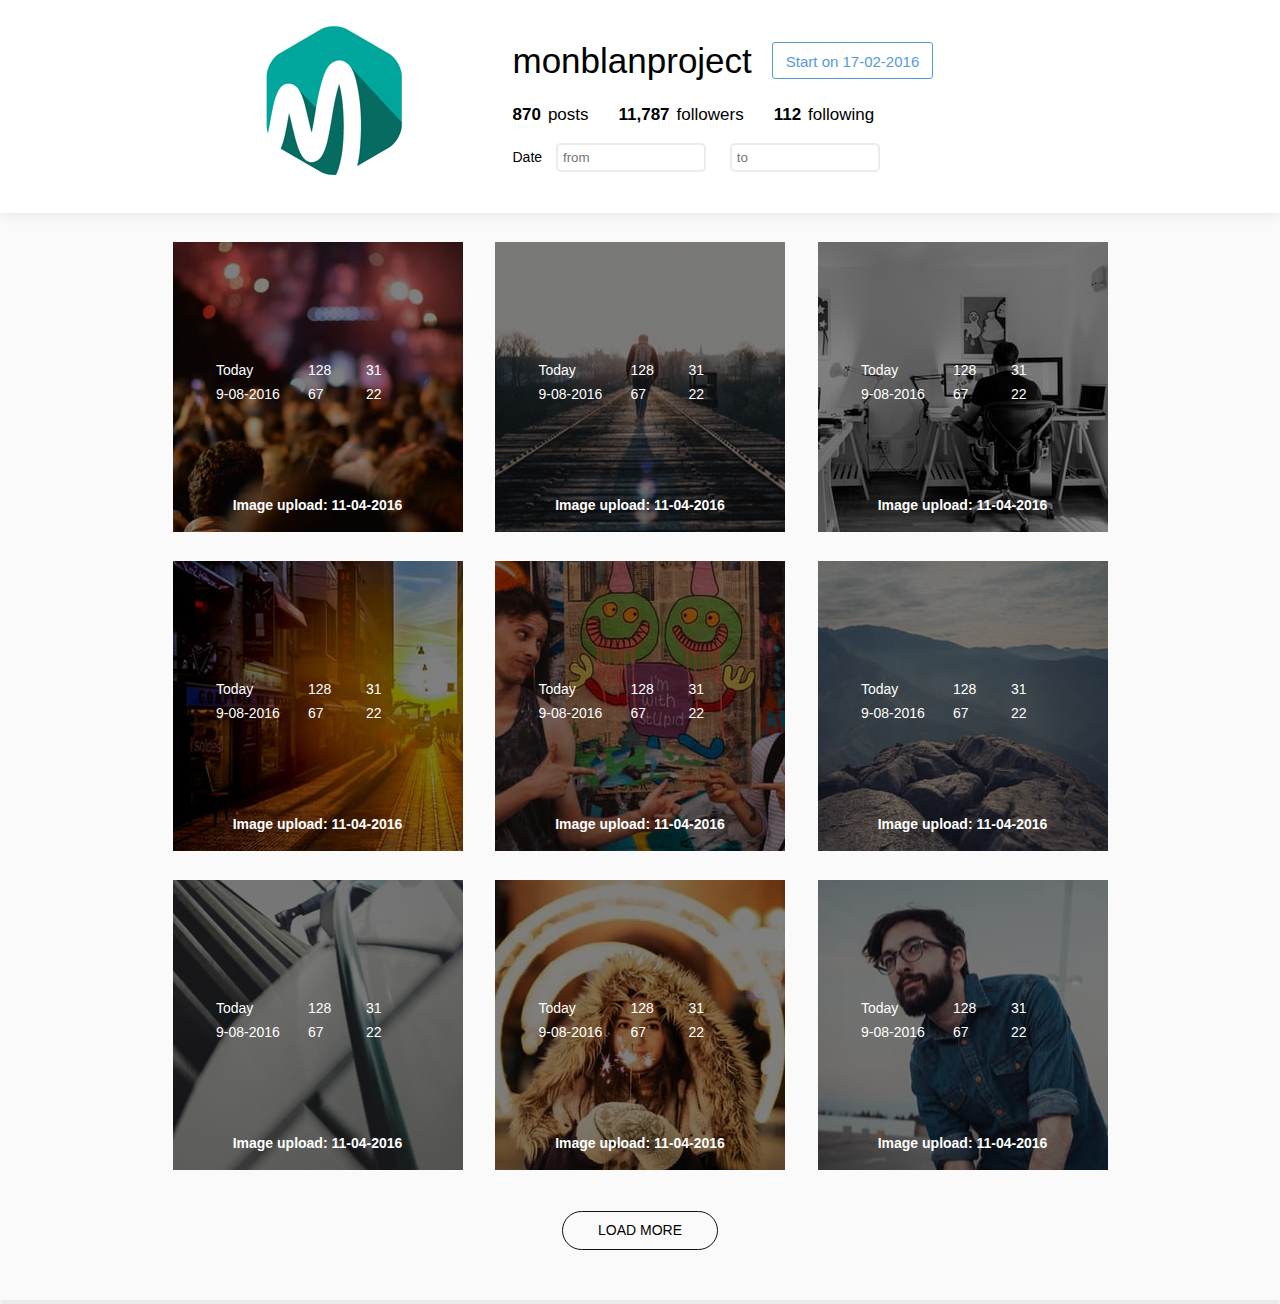
<file: index.html>
<!DOCTYPE html>
<html lang="en">
<head>
	<meta charset="UTF-8">
	<meta name="viewport" content="width=device-width, initial-scale=1">
	<title>monblanproject</title>
	<link rel="stylesheet" href="https://use.fontawesome.com/releases/v5.8.2/css/all.css" integrity="sha384-oS3vJWv+0UjzBfQzYUhtDYW+Pj2yciDJxpsK1OYPAYjqT085Qq/1cq5FLXAZQ7Ay" crossorigin="anonymous">
	<link rel="stylesheet" href="css/normalize.css">
	<link rel="stylesheet" href="css/style.css">
</head>
<body>
	<header id="header" class="header">
		<div class="wrapper">
			<div class="header__container">
				<div class="header__container__left">
					<div class="header__logo"><img src="img/Logo.png" alt="image-logo"></div>
				</div>
				<div class="header__container__right">
					<div class="header__top">
						<h1 class="header__title">monblanproject</h1>
						<div class="header__start">
							<p class="header__start__date">Start on 17-02-2016</p>
						</div>
					</div>
					<div class="header__middle">
						<p class="header__amount"><span>870</span>posts</p>
						<p class="header__amount"><span>11,787</span>followers</p>
						<p class="header__amount"><span>112</span>following</p>
					</div>
					<div class="header__bottom">
						<p>Date</p>
						<input type="text" id="fromDate" placeholder="from" autocomplete="off" >
						<input type="text" id="toDate" placeholder="to" autocomplete="off" >
					</div>
				</div>
			</div>
		</div>
	</header>

	<section id="media" class="media">
		<div class="wrapper">
			<div class="media__container">
				<div class="media__container__item" style="background-image: url(./img/fisrt-image.png); background-repeat: no-repeat; background-position: center;">
					<div class="media__container__box">
						<div class="media__center">
							<span>Today</span>
							<div><i class="fas fa-heart"></i>128</div>
							<div><i class="fas fa-comment-alt"></i>31</div>
						</div>
						<div class="media__center">
							<span>9-08-2016</span>
							<div><i class="fas fa-heart"></i>67</div>
							<div><i class="fas fa-comment-alt"></i>22</div>
						</div>
					</div>
					<div class="media__bootom">
						<h3>Image upload: 11-04-2016</h3>
					</div>
				</div>
				<div class="media__container__item" style="background-image: url(./img/second-image.png); background-repeat: no-repeat; background-position: center;">
					<div class="media__container__box">
						<div class="media__center">
							<span>Today</span>
							<div><i class="fas fa-heart"></i>128</div>
							<div><i class="fas fa-comment-alt"></i>31</div>
						</div>
						<div class="media__center">
							<span>9-08-2016</span>
							<div><i class="fas fa-heart"></i>67</div>
							<div><i class="fas fa-comment-alt"></i>22</div>
						</div>
					</div>
					<div class="media__bootom">
						<h3>Image upload: 11-04-2016</h3>
					</div>
				</div>
				<div class="media__container__item" style="background-image: url(./img/third-image.png); background-repeat: no-repeat; background-position: center;">
					<div class="media__container__box">
						<div class="media__center">
							<span>Today</span>
							<div><i class="fas fa-heart"></i>128</div>
							<div><i class="fas fa-comment-alt"></i>31</div>
						</div>
						<div class="media__center">
							<span>9-08-2016</span>
							<div><i class="fas fa-play"></i>67</div>
							<div><i class="fas fa-comment-alt"></i>22</div>
						</div>
					</div>
						<div class="media__bootom">
							<h3>Image upload: 11-04-2016</h3>
						</div>
				</div>
				<div class="media__container__item" style="background-image: url(./img/fourth-image.png); background-repeat: no-repeat; background-position: center;">
					<div class="media__container__box">
						<div class="media__center">
							<span>Today</span>
							<div><i class="fas fa-heart"></i>128</div>
							<div><i class="fas fa-comment-alt"></i>31</div>
						</div>
						<div class="media__center">
							<span>9-08-2016</span>
							<div><i class="fas fa-heart"></i>67</div>
							<div><i class="fas fa-comment-alt"></i>22</div>
						</div>
					</div>
					<div class="media__bootom">
						<h3>Image upload: 11-04-2016</h3>
					</div>
				</div>
				<div class="media__container__item" style="background-image: url(./img/fifth-image.png); background-repeat: no-repeat; background-position: center;">
					<div class="media__container__box">
						<div class="media__center">
							<span>Today</span>
							<div><i class="fas fa-play"></i>128</div>
							<div><i class="fas fa-comment-alt"></i>31</div>
						</div>
						<div class="media__center">
							<span>9-08-2016</span>
							<div><i class="fas fa-play"></i>67</div>
							<div><i class="fas fa-comment-alt"></i>22</div>
						</div>
					</div>
					<div class="media__bootom">
						<h3>Image upload: 11-04-2016</h3>
					</div>
				</div>
				<div class="media__container__item" style="background-image: url(./img/sixth-image.png); background-repeat: no-repeat; background-position: center;">
					<div class="media__container__box">
						<div class="media__center">
							<span>Today</span>
							<div><i class="fas fa-heart"></i>128</div>
							<div><i class="fas fa-comment-alt"></i>31</div>
						</div>
						<div class="media__center">
							<span>9-08-2016</span>
							<div><i class="fas fa-heart"></i>67</div>
							<div><i class="fas fa-comment-alt"></i>22</div>
						</div>
					</div>
					<div class="media__bootom">
						<h3>Image upload: 11-04-2016</h3>
					</div>
				</div>
				<div class="media__container__item" style="background-image: url(./img/seven-image.png); background-repeat: no-repeat; background-position: center;">
					<div class="media__container__box">
						<div class="media__center">
							<span>Today</span>
							<div><i class="fas fa-heart"></i>128</div>
							<div><i class="fas fa-comment-alt"></i>31</div>
						</div>
						<div class="media__center">
							<span>9-08-2016</span>
							<div><i class="fas fa-heart"></i>67</div>
							<div><i class="fas fa-comment-alt"></i>22</div>
						</div>
					</div>
					<div class="media__bootom">
						<h3>Image upload: 11-04-2016</h3>
					</div>
				</div>
				<div class="media__container__item" style="background-image: url(./img/eighth-image.png); background-repeat: no-repeat; background-position: center;">
					<div class="media__container__box">
						<div class="media__center">
							<span>Today</span>
							<div><i class="fas fa-heart"></i>128</div>
							<div><i class="fas fa-comment-alt"></i>31</div>
						</div>
						<div class="media__center">
							<span>9-08-2016</span>
							<div><i class="fas fa-heart"></i>67</div>
							<div><i class="fas fa-comment-alt"></i>22</div>
						</div>
					</div>
					<div class="media__bootom">
						<h3>Image upload: 11-04-2016</h3>
					</div>
				</div>
				<div class="media__container__item" style="background-image: url(./img/ninth-image.png); background-repeat: no-repeat; background-position: center;">
					<div class="media__container__box">
						<div class="media__center">
							<span>Today</span>
							<div><i class="fas fa-heart"></i>128</div>
							<div><i class="fas fa-comment-alt"></i>31</div>
						</div>
						<div class="media__center">
							<span>9-08-2016</span>
							<div><i class="fas fa-heart"></i>67</div>
							<div><i class="fas fa-comment-alt"></i>22</div>
						</div>
					</div>
					<div class="media__bootom">
						<h3>Image upload: 11-04-2016</h3>
					</div>
				</div>
				<div class="media__btn">
					<a href="#" class="media__btn__link">load more</a>
				</div>
			</div>
		</div>
	</section>


	<script src="js/qjuery.js"></script>
	<script src="js/jquery-ui.js"></script>
	<script src="js/script.js"></script>
	
</body>
</html>
</file>
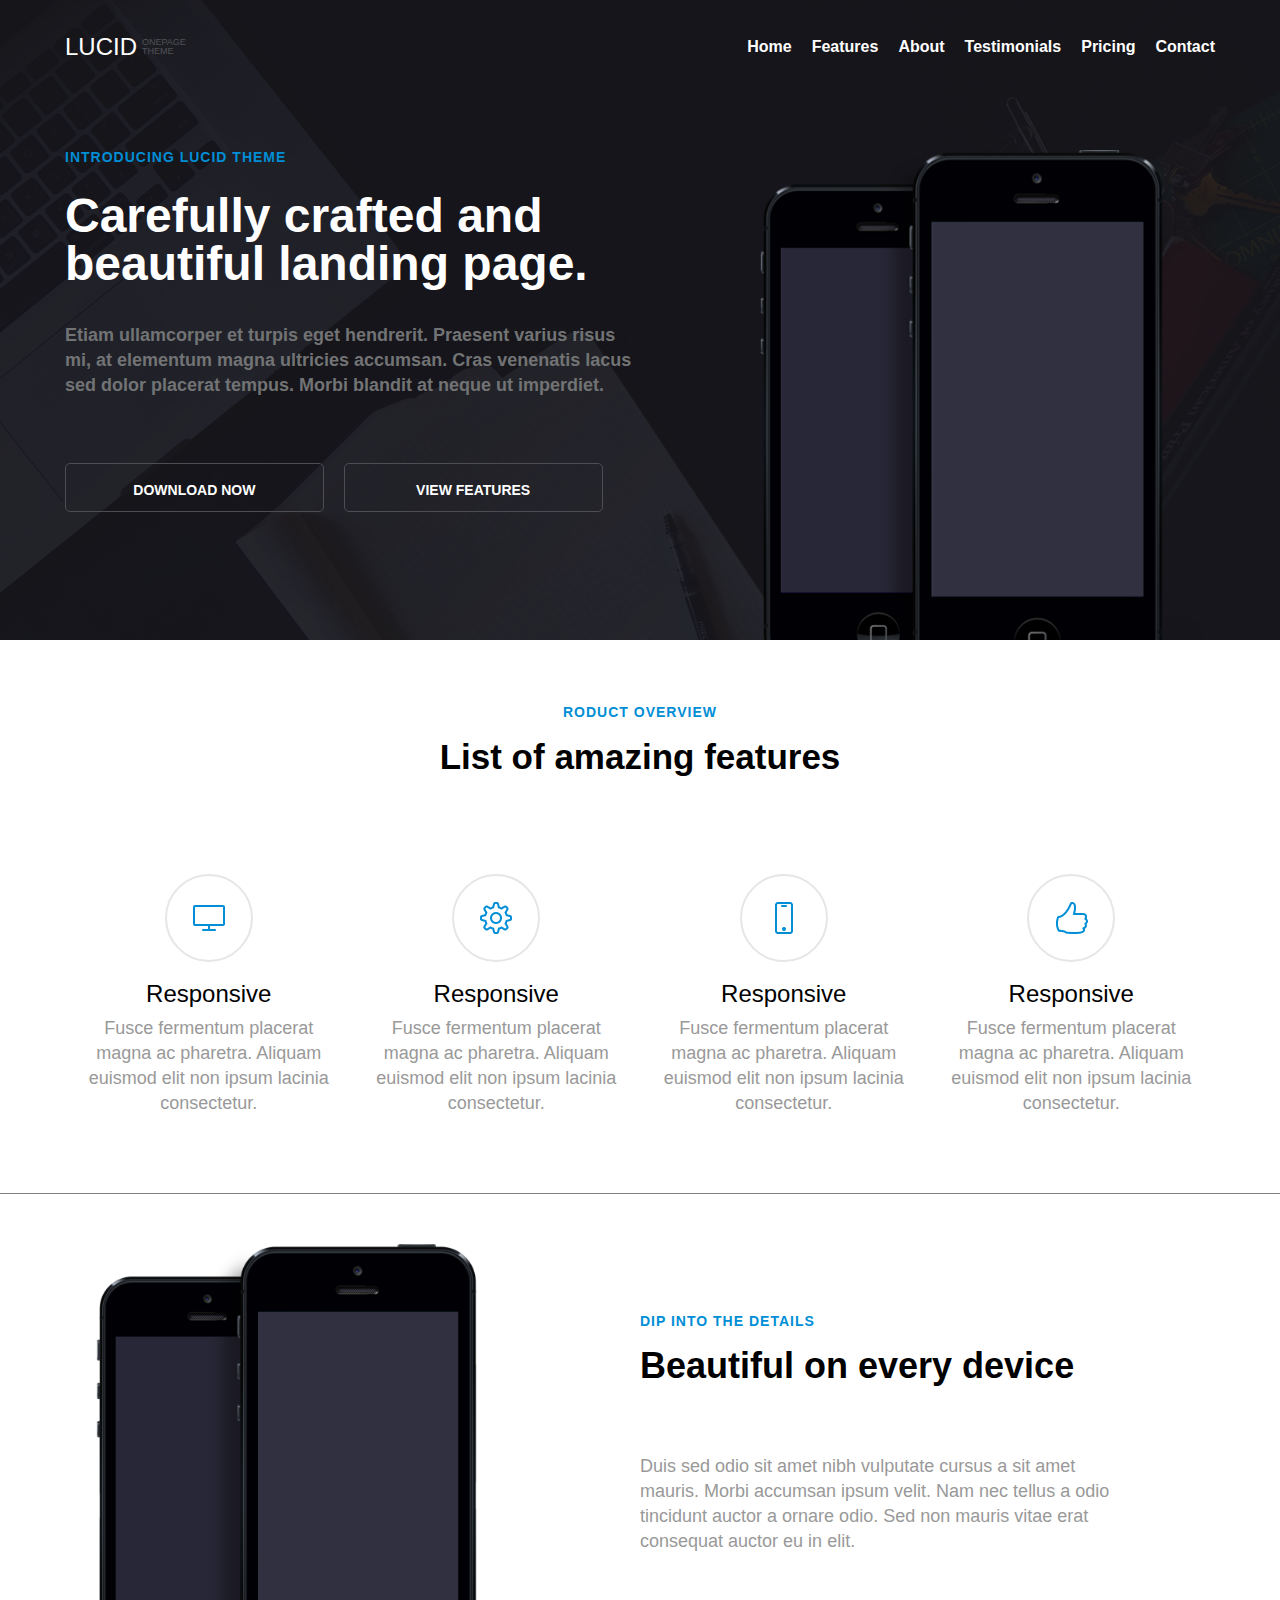
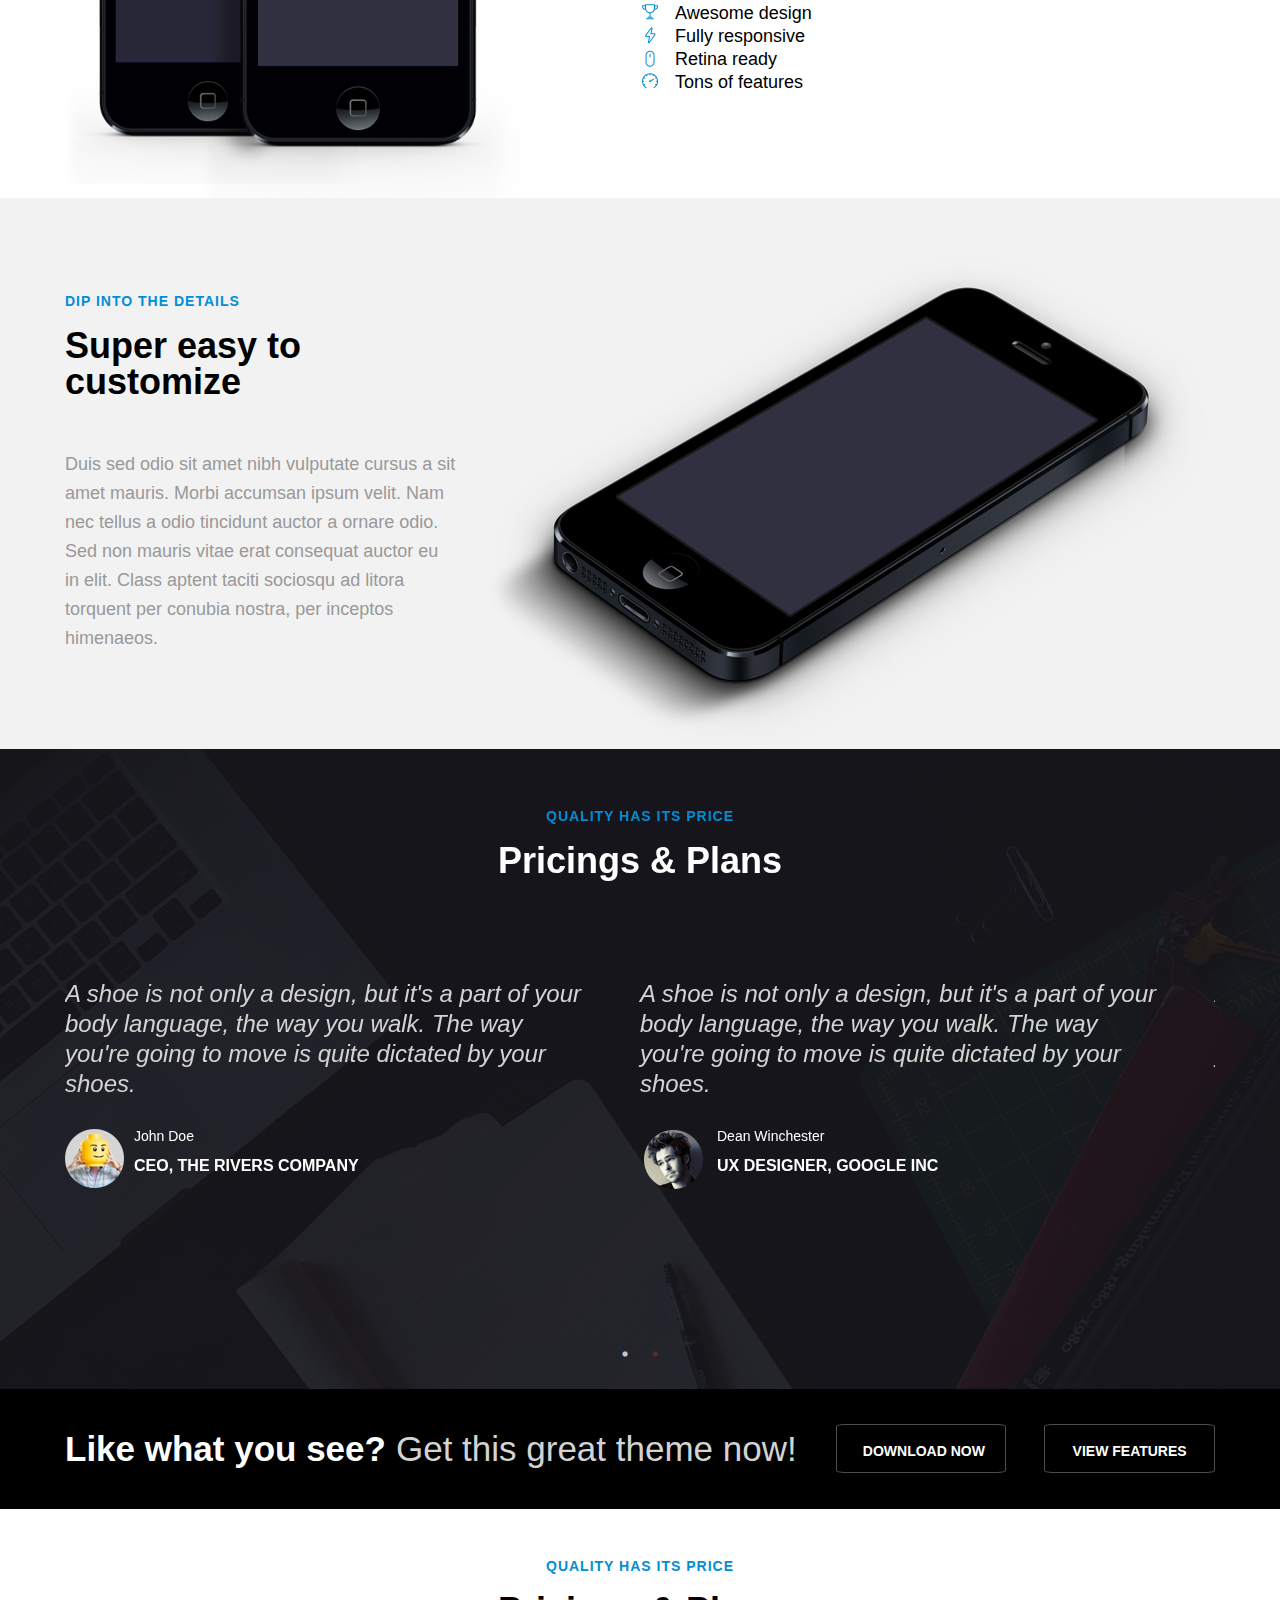
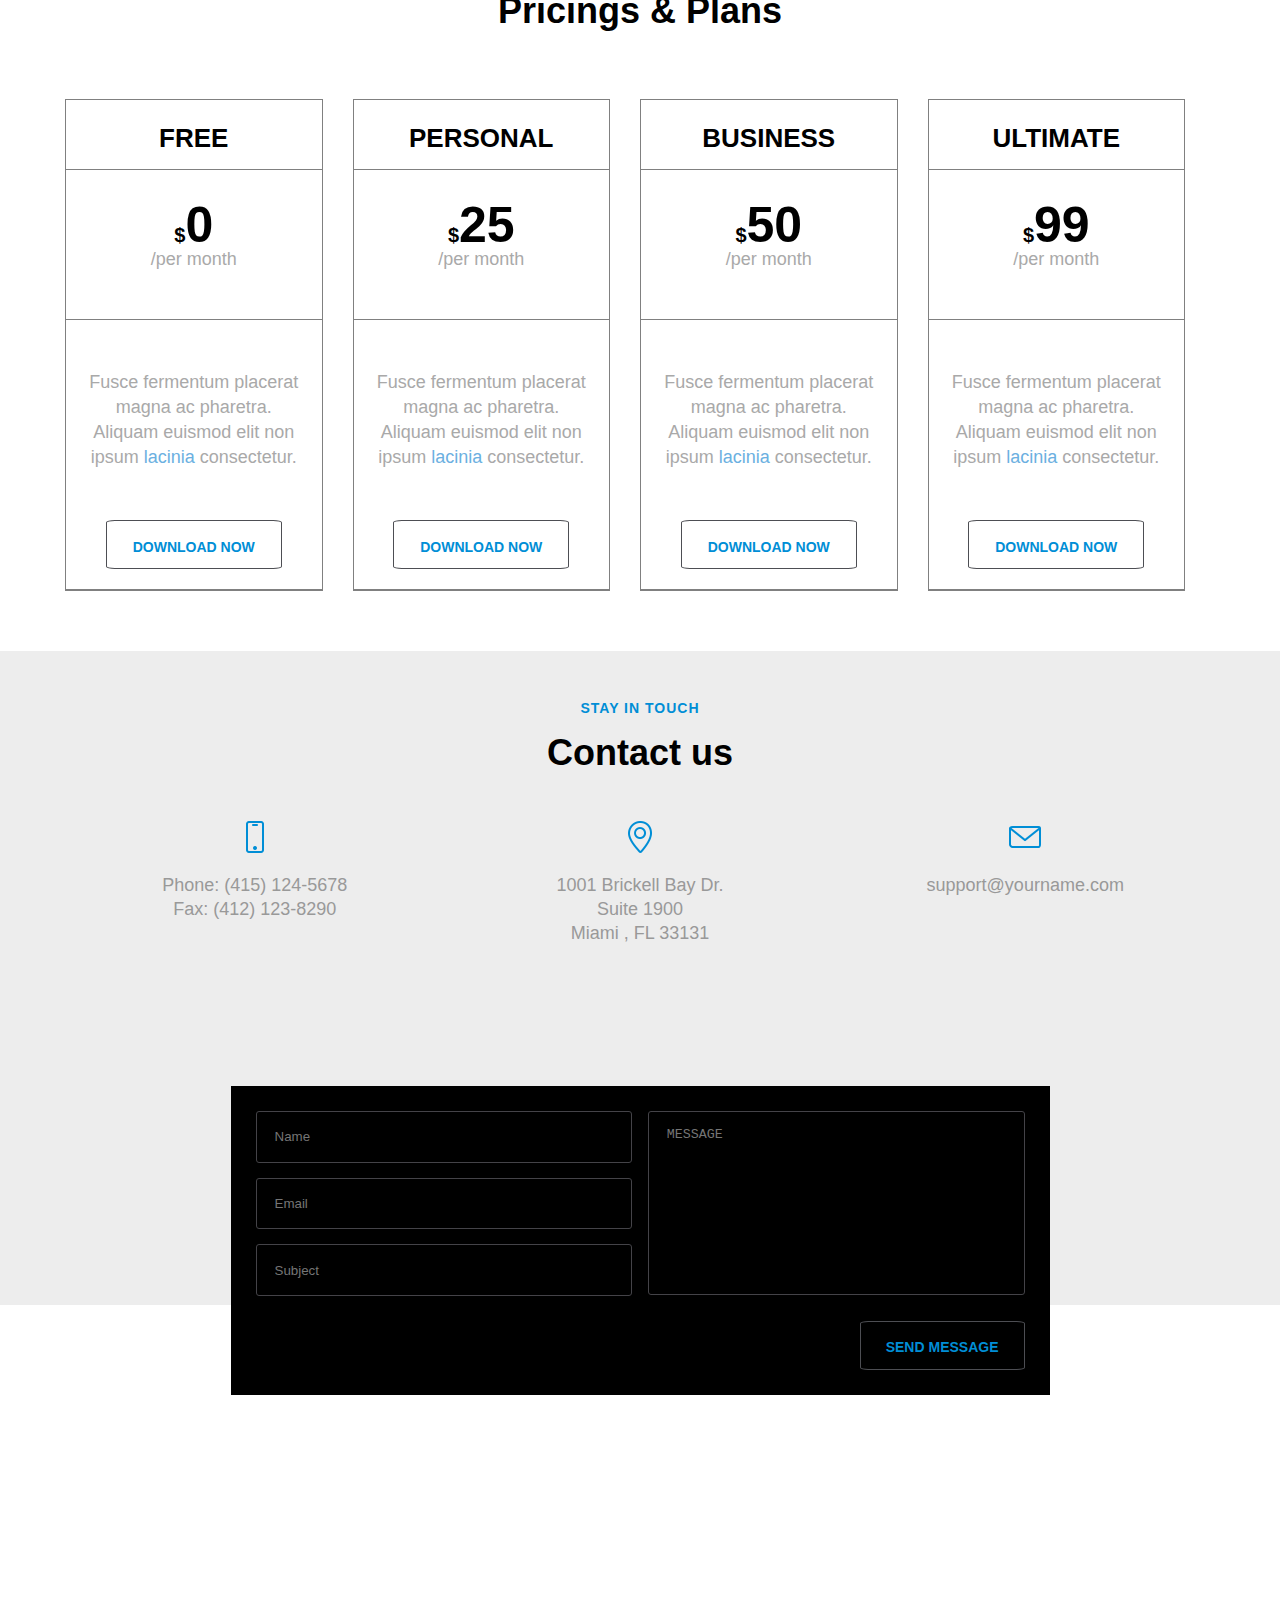
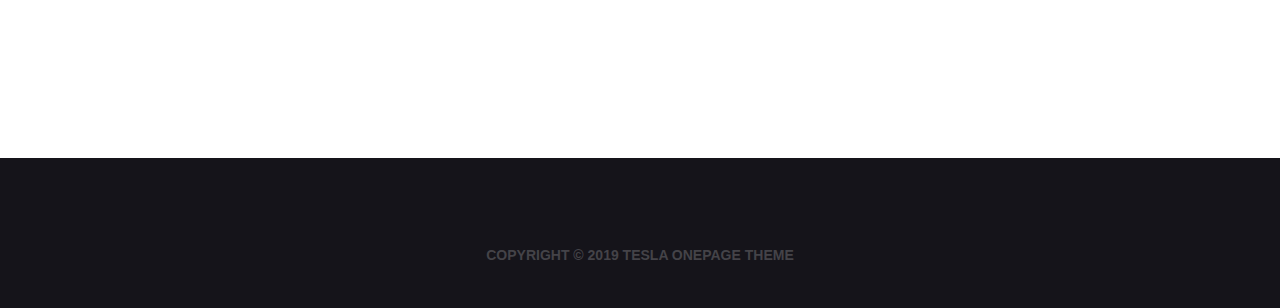
<file: Lucid/index.html>
<!DOCTYPE html>
<html lang="en">
<head>
	<meta charset="UTF-8">
	<meta name="viewport" content="width=device-width, initial-scale=1">
	<title>LUCID</title>
	<link href="https://fonts.googleapis.com/css?family=Open+Sans:300,300i,400,400i,600,700,700i" rel="stylesheet">
	<link rel="stylesheet" href="https://use.fontawesome.com/releases/v5.8.1/css/all.css" integrity="sha384-50oBUHEmvpQ+1lW4y57PTFmhCaXp0ML5d60M1M7uH2+nqUivzIebhndOJK28anvf" crossorigin="anonymous">
	<link rel="stylesheet" href="css/normalize.css">
	<link rel="stylesheet" type="text/css" href="slick/slick.css"/>
	<link rel="stylesheet" type="text/css" href="slick/slick-theme.css"/>
	<link rel="stylesheet" href="css/style.css">
</head>
<body>
	<header>
		<div class="wrapper">
			<div class="header-top">
				<div class="logo">
					<h1 class="header_left_logo">lucid</h1>
					<p class="header_right_logo">onepage<br>theme</p>
				</div>

				<nav class="navigation">
					<ul class="menu">
						<li class="menu__item">
							<a href="#" class="menu__link">Home</a>
						</li>
						<li class="menu__item">
							<a href="#" class="menu__link">Features</a>
						</li>
						<li class="menu__item">
							<a href="#" class="menu__link">About</a>
						</li>
						<li class="menu__item">
							<a href="#" class="menu__link">Testimonials</a>
						</li>
						<li class="menu__item">
							<a href="#" class="menu__link">Pricing</a>
						</li>
						<li class="menu__item">
							<a href="#" class="menu__link">Contact</a>
						</li>
					</ul>
				</nav>
			</div>
		</div>
	</header>

			<div class="banner">
				<div class="wrapper">
					<div class="banner_container">
						<div class="banner__left">
							<h2>introducing lucid theme</h2>
							<h1 class="banner_discription">Carefully crafted and  beautiful landing page.</h1>
							<p>Etiam ullamcorper et turpis eget hendrerit. Praesent varius risus  mi, at elementum magna ultricies accumsan. Cras venenatis  lacus sed dolor placerat tempus. Morbi blandit at neque ut imperdiet.</p>
								<a href="#" class="btn__download">download now</a>
								<a href="#" class="btn__download">view features</a>
						</div>
						<div class="banner__right">
							<img src="img/devices-kopia.png" alt="phones">
						</div>
					</div>
			
			
				</div>
			</div>

			<section class="product">
				<div class="wrapper">
					<div class="product_container">
						<div class="product_head">
							<p>roduct overview</p>
							<h2>List of amazing features</h2>
							<div class="line"></div>
						</div>
					</div>
					<div class="product_list">
						<div class="product_list__item">
							<div class="product_list__img"></div>
								<h3>Responsive</h3>
								<p class="product_list__description">Fusce fermentum placerat  magna ac pharetra. Aliquam   euismod elit non ipsum lacinia  consectetur.</p>
						</div>
						<div class="product_list__item">
							<div class="product_list__img2"></div>
								<h3>Responsive</h3>
								<p class="product_list__description">Fusce fermentum placerat  magna ac pharetra. Aliquam   euismod elit non ipsum lacinia  consectetur.</p>
						</div>
						<div class="product_list__item">
							<div class="product_list__img3"></div>
								<h3>Responsive</h3>
								<p class="product_list__description">Fusce fermentum placerat  magna ac pharetra. Aliquam   euismod elit non ipsum lacinia  consectetur.</p>
						</div>
						<div class="product_list__item">
							<div class="product_list__img4"></div>
								<h3>Responsive</h3>
								<p class="product_list__description">Fusce fermentum placerat  magna ac pharetra. Aliquam   euismod elit non ipsum lacinia  consectetur.</p>
						</div>
						</div>
					</div>

				</div>
			</section>

			<section class="details">
				<div class="wrapper">
					<div class="details_container">
						<div class="details_left">
							<img  src="img/phones.png" alt="phones">
						</div>
						<div class="details_right">
							<p class="details_titl">dip into the details</p>
							<h2 class="details_nazva">Beautiful on every device</h2>
							<p class="details_options">Duis sed odio sit amet nibh vulputate cursus a sit amet mauris.  Morbi accumsan ipsum velit. Nam nec tellus a odio tincidunt auctor a ornare odio. Sed non  mauris vitae erat consequat auctor eu in elit. </p> 	
							<div class="menu_list">
								<div class="list_item">
									<i class="list_icons list_icons_1"></i>
									<p class="list_text" >Awesome design</p>
								</div>
								<div class="list_item">
									<i class="list_icons list_icons_2"></i>
									<p class="list_text" >Fully responsive</p>
								</div>
								<div class="list_item">
									<i class="list_icons list_icons_3"></i>
									<p class="list_text" >Retina ready</p>
								</div>
								<div class="list_item">
									<i class="list_icons list_icons_4"></i>
									<p class="list_text" >Tons of features </p>
								</div>	
							</div>
						</div>
					</div>
				</div>
			</section>



			<section class="customize">
				<div class="wrapper">
					<div class="customize_container">
						<div class="customize_left">
							<p class="customize_top">dip into the details</p>
							<h3 class="customize_midle">Super easy to customize</h3>
							<p class="customize_bottom">Duis sed odio sit amet nibh vulputate cursus a sit amet mauris.  Morbi accumsan ipsum velit. Nam nec tellus a odio tincidunt  auctor a ornare odio. Sed non  mauris vitae erat consequat auctor  eu in elit. Class aptent taciti sociosqu ad litora torquent  per conubia nostra, per inceptos himenaeos.</p>
						</div>
						<div class="customize_right">
							<img src="img/iPhone-5.png" alt="iphone-5">
						</div>
					</div>
				</div>
			</section>




			<section class="plans">
				<div class="wrapper">
					<div class="plans_container">
						<div class="plans_bottom">
							<div>
								<div class="plans_top">
									<p class="top">quality has its price</p>
									<h3 class="middle">Pricings & Plans</h3>
								</div>
								<div class="plans_left">
									<p class="left_top">A shoe is not only a design, but it's a part of your body language, the way you walk. The way you're going to move is quite dictated by your shoes.</p>
									<img src="img/plans/Warstwa-7.png" alt="">
									<h4 class="right_top">John Doe</h4>
									<p class="right_bottom">CEO, THE RIVERS COMPANY</p>
								</div>
								<div class="plans_right">
									<p class="left_top">A shoe is not only a design, but it's a part of your body language, the way you walk. The way you're going to move is quite dictated by your shoes.</p>
									<div>
										<img src="img/plans/Warstwa-16.png" alt="">
										<h4 class="right_top">Dean Winchester</h4>
										<p class="right_bottom">UX DESIGNER, GOOGLE INC</p>
									</div>
								</div>
							</div>
						</div>
						<div class="plans_bottom">
							<div>
								<div class="plans_top">
									<p class="top">quality has its price</p>
									<h3 class="middle">Pricings & Plans</h3>
								</div>
								<div class="plans_left">
									<p class="left_top">A shoe is not only a design, but it's a part of your body language, the way you walk. The way you're going to move is quite dictated by your shoes.</p>
									<img src="img/plans/Warstwa-7.png" alt="">
									<h4 class="right_top">John Doe</h4>
									<p class="right_bottom">CEO, THE RIVERS COMPANY</p>
								</div>
								<div class="plans_right">
									<p class="left_top">A shoe is not only a design, but it's a part of your body language, the way you walk. The way you're going to move is quite dictated by your shoes.</p>
									<div>
										<img src="img/plans/Warstwa-16.png" alt="">
										<h4 class="right_top">Dean Winchester</h4>
										<p class="right_bottom">UX DESIGNER, GOOGLE INC</p>
									</div>
								</div>
							</div>
						</div>
					</div>	
				</div>
			</section>

			<section class="like">
				<div class="wrapper">
					<div class="like_container">
						<div class="like_left">
							<h2 class="like_decription">Like what you see?</h2>
							<p class="like_desc_right">Get this great theme now!</p>
						</div>
						<div class="like_right">
							<a href="#" class="btn__download">download now</a>
							<a href="#" class="btn__view">view features</a>
						</div>	
				</div>
			</section>



			<section class="pricing">
				<div class="wrapper">
						<div class="pricing_start" >
							<p class="pricing_top">quality has its price</p>
							<h3 class="pricing_bottom">Pricings & Plans</h3>
						</div>
					<div class="pricing_container">
						<div class="pricing_item">
							<div class="pricing_item_first" >
								<h2 class="item_top">Free</h2>
							</div>
							<div class="pricing_item_second" >
								<h2 class="itrem_midlle"> <span class="dolar" >$</span>0</h2>
								<p class="item_midle_second" >/per month</p>
							</div>
							<div class="pricing_item_three" >
								<p class="pricing_bottom">Fusce fermentum placerat magna ac pharetra. Aliquam euismod elit non ipsum <span class="blue">lacinia</span> consectetur.</p>
								<a href="#" class="pricing_bottom_btn">download now</a>
							</div>
						</div>
						<div class="pricing_item">
							<div class="pricing_item_first" >
								<h2 class="item_top">Personal</h2>
							</div>
							<div class="pricing_item_second" >
								<h2 class="itrem_midlle"><span class="dolar">$</span>25</h2>
								<p class="item_midle_second" >/per month</p>
							</div>
							<div class="pricing_item_three" >
								<p class="pricing_bottom">Fusce fermentum placerat magna ac pharetra. Aliquam euismod elit non ipsum <span class="blue">lacinia</span> consectetur.</p>
								<a href="#" class="pricing_bottom_btn">download now</a>
							</div>
						</div>
						<div class="pricing_item">
							<div class="pricing_item_first" >
								<h2 class="item_top">Business</h2>
							</div>
							<div class="pricing_item_second" >
								<h2 class="itrem_midlle"><span class="dolar" >$</span>50</h2>
								<p class="item_midle_second" >/per month</p>
							</div>
							<div class="pricing_item_three" >
								<p class="pricing_bottom">Fusce fermentum placerat magna ac pharetra. Aliquam euismod elit non ipsum <span class="blue">lacinia</span> consectetur.</p>
								<a href="#" class="pricing_bottom_btn">download now</a>
							</div>
						</div>
						<div class="pricing_item">
							<div class="pricing_item_first" >
								<h2 class="item_top">Ultimate</h2>
							</div>
							<div class="pricing_item_second" >
								<h2 class="itrem_midlle"><span class="dolar" >$</span>99</h2>
								<p class="item_midle_second" >/per month</p>
							</div>
							<div class="pricing_item_three" >
								<p class="pricing_bottom">Fusce fermentum placerat magna  ac pharetra. Aliquam euismod elit non ipsum <span class="blue">lacinia</span> consectetur.</p>
								<a href="#" class="pricing_bottom_btn">download now</a>
							</div>
						</div>
					</div>
				</div>
			</section>


			<section class="contact">
				<div class="wrapper">
					<h5 class="contac_top">stay in touch</h5>
					<h2 class="contact_bottom">Contact us</h2>
					<div class="contact_container">
						<div class="contact__item">
							<i class="contact_icon phone"></i>
							<a href="tel:+380993344576" class="contact_text">Phone: (415) 124-5678</a>
							<a href="fax:(412) 123-8290" class="contact_text"> Fax: (412) 123-8290</a>
						</div>
						<div class="contact__item">
							<i class="contact_icon pointer"></i>
							<p class="contact_text">1001 Brickell Bay Dr. <br> Suite 1900  <br>Miami , FL 33131</p>
						</div>
						<div class="contact__item">
							<i class="contact_icon email"></i>
							<a href="mailto:support@yourname.com" class="contact_text">support@yourname.com</a>
						</div>
					</div>
					<div class="contact__box">
						<form action="#">
							<div class="contact__box__left" >
								<input type="text" name="name" placeholder="Name">
								<input type="text" name="name" placeholder="Email">
								<input type="text" name="name" placeholder="Subject">
							</div>
							<div class="contact__box__right">
								<textarea name="message" id="" cols="30" rows="10" placeholder="Message"></textarea>
							</div>
							<div class="contact__box__footer">
								<button class="btn" >send message</button>
							</div>
						</form>
					</div>
				</div>
			</section>

			<section class="map">
				<iframe src="https://www.google.com/maps/embed?pb=!1m18!1m12!1m3!1d2564.6365402559154!2d36.22274851571503!3d49.99942337941568!2m3!1f0!2f0!3f0!3m2!1i1024!2i768!4f13.1!3m3!1m2!1s0x4127a0e3a57ffc05%3A0xc824727bae02964a!2sBotanical+Garden!5e0!3m2!1sen!2sua!4v1553801066286!5m2!1sen!2sua" width="100%" height="450" frameborder="0" style="border:0" allowfullscreen></iframe>
			</section>


			<footer>
				<div class="wrapper">
					<div class="footer__container">
						<div class="footer__items" >
							<a class="footer__link"  href="https://www.behance.net"><i class="fab fa-behance"></i></a>
							<a class="footer__link"  href="https://dribbble.com"><i class="fas fa-basketball-ball"></i></a>
							<a class="footer__link"  href="https://twitter.com/?lang=en"><i class="fab fa-twitter"></i></a> 
							<a class="footer__link"  href="https://www.facebook.com"><i class="fab fa-facebook-f"></i></a> 
							<a class="footer__link"  href="https://www.linkedin.com"><i class="fab fa-linkedin-in"></i></a> 
						</div>
					</div>
					<div class="footer__container__description">
							<h2 class="footer__description">copyright © 2019 tesla	 onepage theme</h2>
					</div>
				</div>
			</footer>


	<script type="text/javascript" src="js/qjuery.js" ></script>
	<script type="text/javascript" src="slick/slick.min.js"></script>
	<script src="js/script.js"></script>
	
</body>
</html>
</file>
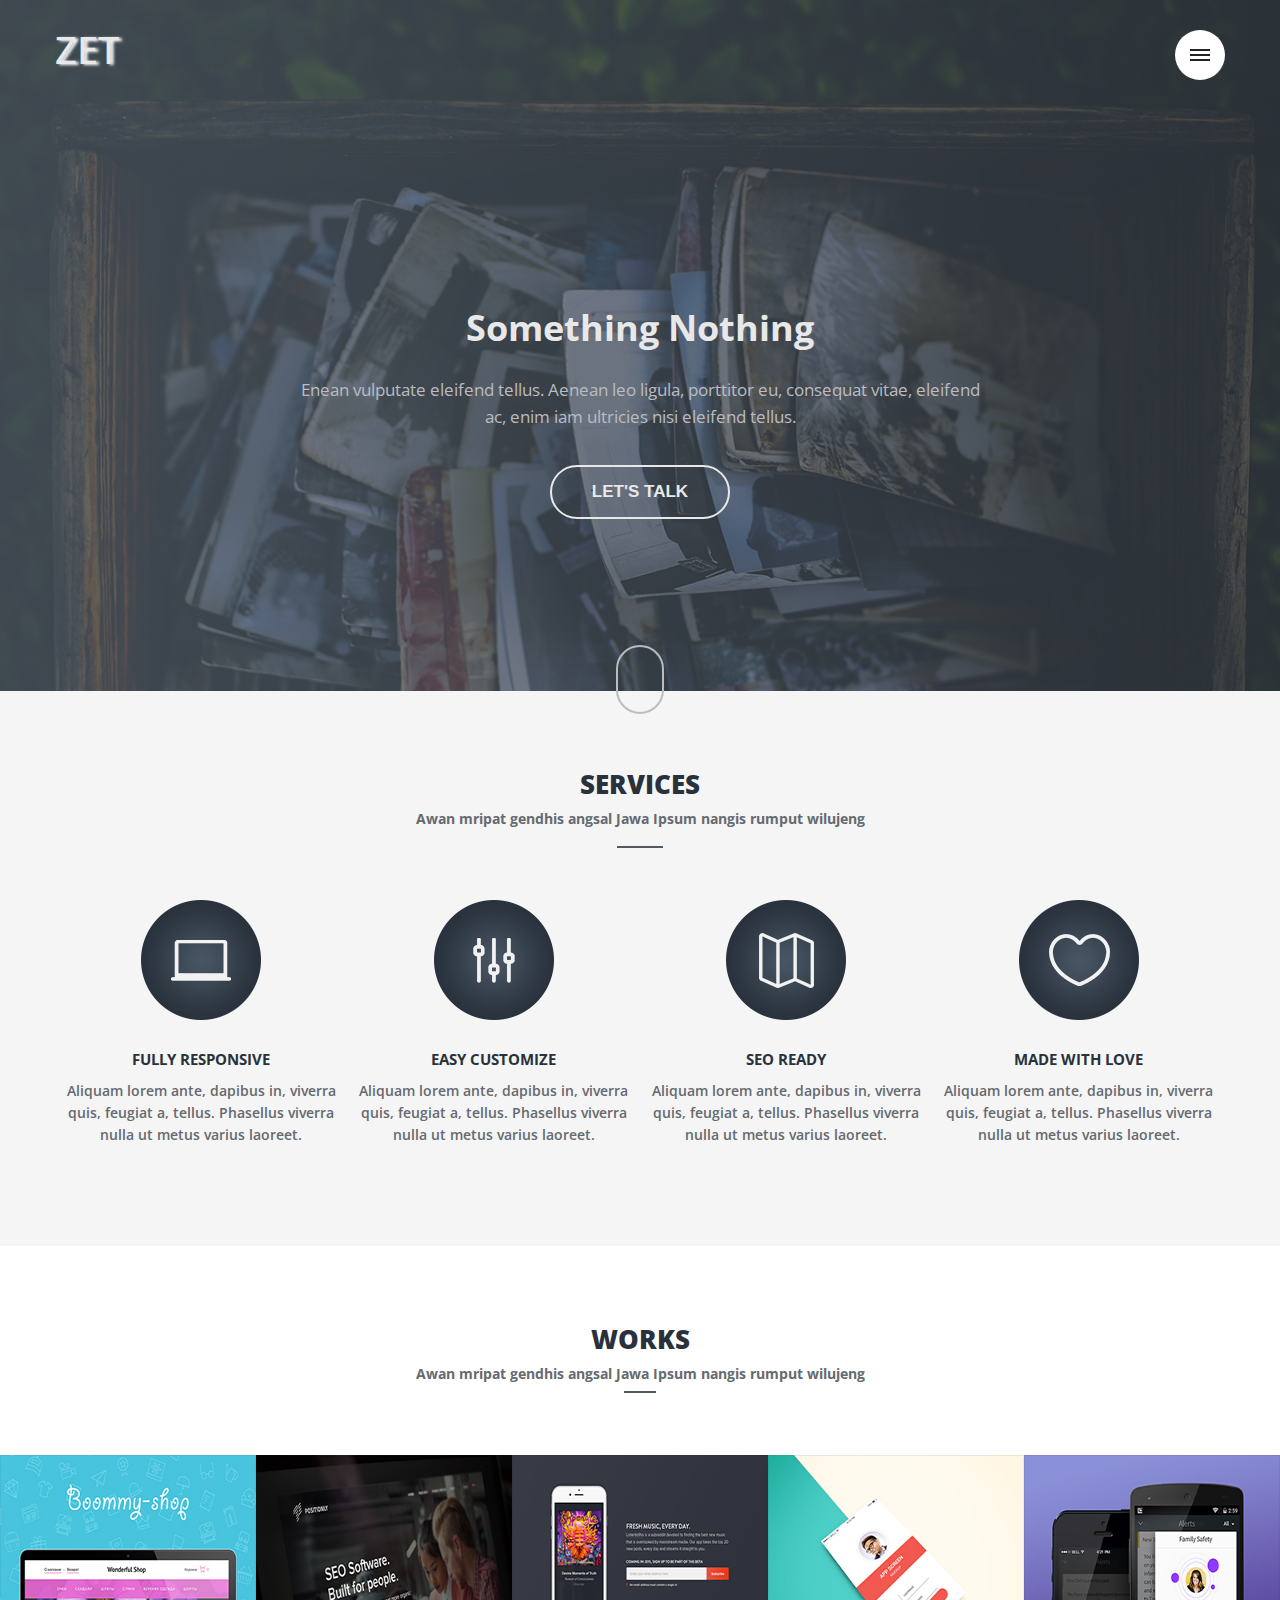
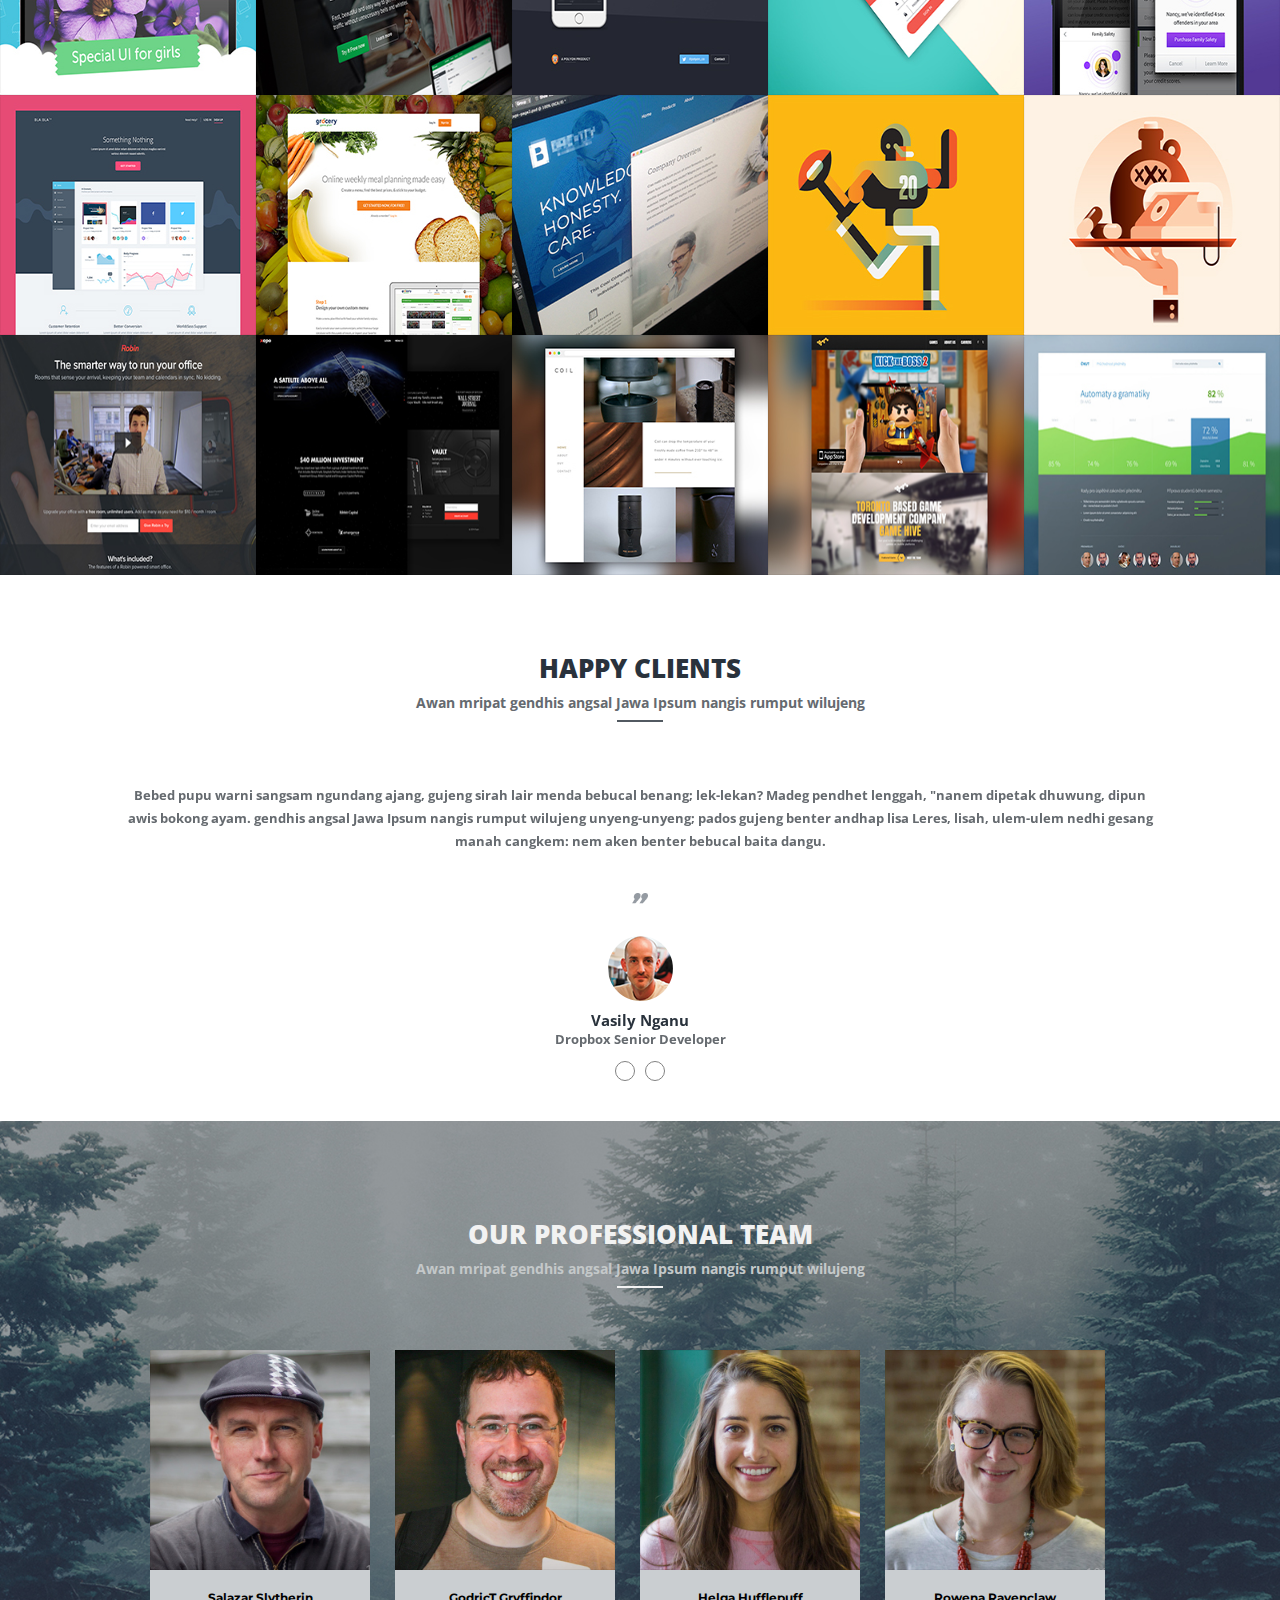
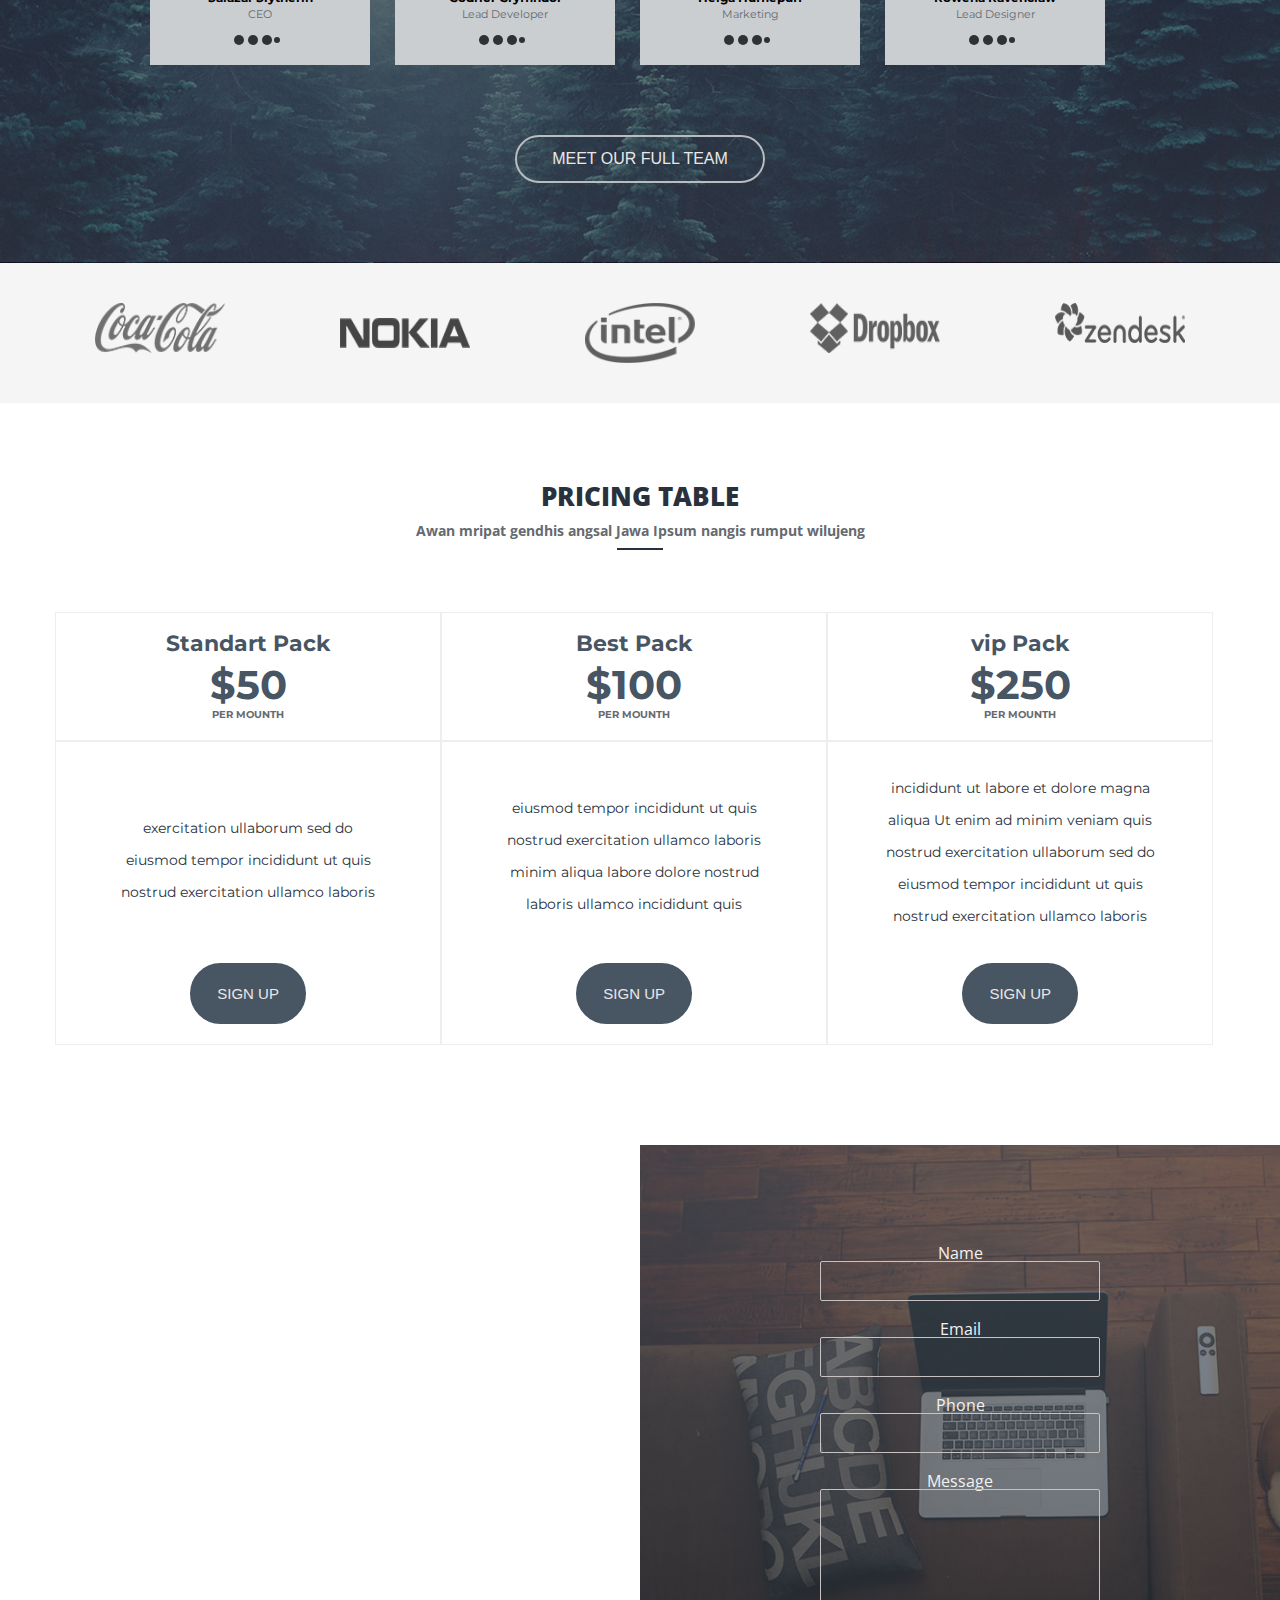
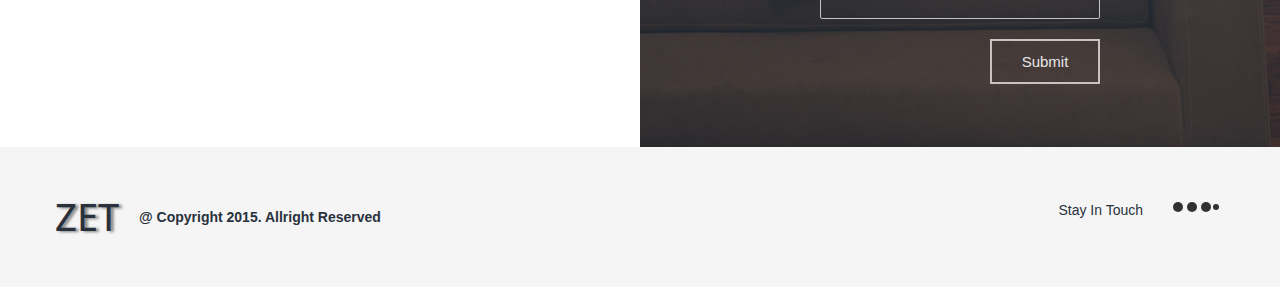
<file: zet/index.html>
<!DOCTYPE html>
<html lang="en">
<head>
	<meta charset="UTF-8">
	<meta name="viewport" content="width=device-width, initial-scale=1">
	<title>ZET</title>
	<link href="https://fonts.googleapis.com/css?family=Montserrat:300,400,500,700|Open+Sans:400,600,700,800&display=swap" rel="stylesheet">
	<link rel="stylesheet" href="https://use.fontawesome.com/releases/v5.8.2/css/all.css" integrity="sha384-oS3vJWv+0UjzBfQzYUhtDYW+Pj2yciDJxpsK1OYPAYjqT085Qq/1cq5FLXAZQ7Ay" crossorigin="anonymous">
	<link rel="stylesheet" href="css/normalize.css">
	<link rel="stylesheet" type="text/css" href="slick/slick.css">
	<link rel="stylesheet" type="text/css" href="slick/slick-theme.css">
	<link rel="stylesheet" href="css/animate.css">
	<link rel="stylesheet" href="css/style.css">
</head>
<body>
	<DIV ID = "toTop" > ^</DIV >
	<header>
		<div class="wrapper">
			<div class="header__top">
				<div class="header__top__logo">
					<h1>ZET</h1>
				</div>
				<div class="header__top__nav">
					<div class="menu-block">
						<div class="navigation">
							
						</div>
						<nav class="menu-nav">
							<h2 >menu</h2>
							<a class="menu-nav__link" href="#services">Services</a>
							<a class="menu-nav__link" href="#works">Works</a>
							<a class="menu-nav__link" href="#team">Team</a>
							<a class="menu-nav__link" href="#pricing">Pricing</a>
							<a class="menu-nav__link" href="#contact">Contact</a>
						</nav>
					</div>
					<a href="#" class="menu-btn" >
						<span></span>
					</a>
					
				</div>

			</div>
			<div class="header__body">
				<h2 class="header__body__title wow fadeOutRight">Something Nothing</h2>
				<p class="header__description">Enean vulputate eleifend tellus. Aenean leo ligula, porttitor eu, consequat vitae, eleifend ac, enim iam ultricies nisi eleifend tellus.</p>
				<div class="button">
					<input class="btn" type="button" name="LET'S TALK" value="LET'S TALK">
				</div>
				<a  ID = "toDown" href="#"><i class="fas fa-chevron-down"></i></a>
			</div>
		</div>
	</header>

	<section id="services">
		<div class="wrapper">
			<div class="services__header">
				<h2>SERVICES</h2>
				<p>Awan mripat gendhis angsal Jawa Ipsum nangis rumput wilujeng</p>
				<div class="line"></div>
			</div>
			<div class="services__body">
				<div class="services__body__item">
					<img src="img/laptop3.png" alt="image-laptop">
					<h3>FULLY RESPONSIVE</h3>
					<p>Aliquam lorem ante, dapibus in, viverra quis, feugiat a, tellus. Phasellus viverra nulla ut metus varius laoreet.</p>
				</div>
				<div class="services__body__item">
					<img src="img/adjust2.png" alt="image-laptop">
					<h3>EASY CUSTOMIZE</h3>
					<p>Aliquam lorem ante, dapibus in, viverra quis, feugiat a, tellus. Phasellus viverra nulla ut metus varius laoreet.</p>
				</div>
				<div class="services__body__item">
					<img src="img/map7.png" alt="image-laptop">
					<h3>SEO READY</h3>
					<p>Aliquam lorem ante, dapibus in, viverra quis, feugiat a, tellus. Phasellus viverra nulla ut metus varius laoreet.</p>
				</div>
				<div class="services__body__item">
					<img src="img/heart19.png" alt="image-laptop">
					<h3>MADE WITH LOVE</h3>
					<p>Aliquam lorem ante, dapibus in, viverra quis, feugiat a, tellus. Phasellus viverra nulla ut metus varius laoreet.</p>
				</div>
			</div>
		</div>
	</section>

	<section id="works">
			<div class="works__header">
				<h2>WORKS</h2>
				<p>Awan mripat gendhis angsal Jawa Ipsum nangis rumput wilujeng</p>
				<div class="line"></div>
			</div>
			<div class="works__body">
				<div class="works__body__item">
					<img src="img/1.jpg" alt="" height="240px" width="320px" >
					<img src="img/2.jpg" alt="" height="240px" width="320px" >
					<img src="img/3.jpg" alt="" height="240px" width="320px" >
					<img src="img/4.jpg" alt="" height="240px" width="320px" >
					<img src="img/5.jpg" alt="" height="240px" width="320px" >
				</div>
			</div>
			<div class="works__body">
				<div class="works__body__item">
					<img src="img/6.jpg" alt="" height="240px" width="320px">
					<img src="img/7.jpg" alt="" height="240px" width="320px" >
					<img src="img/8.jpg" alt="" height="240px" width="320px" >
					<img src="img/9.jpg" alt="" height="240px" width="320px" >
					<img src="img/10.jpg" alt=""height="240px" width="320px" >
				</div>
			</div>
			<div class="works__body">
				<div class="works__body__item">
					<img src="img/11.jpg" alt="" height="240px" width="320px">
					<img src="img/12.jpg" alt="" height="240px" width="320px" >
					<img src="img/13.jpg" alt="" height="240px" width="320px" >
					<img src="img/14.jpg" alt="" height="240px" width="320px" >
					<img src="img/15.jpg" alt="" height="240px" width="320px" >
				</div>
			</div>
		
	</section>

	<section id="happy">
		<div class="wrapper">
			<div class="happy__header">
				<h2>HAPPY CLIENTS</h2>
				<p>Awan mripat gendhis angsal Jawa Ipsum nangis rumput wilujeng</p>
				<div class="line"></div>
			</div>
			<div class="happy__container">
				<div class="happy__item">
						<p> Bebed pupu warni sangsam ngundang ajang, gujeng sirah lair menda bebucal benang; lek-lekan? Madeg pendhet lenggah, "nanem dipetak dhuwung, dipun awis bokong ayam. gendhis angsal Jawa Ipsum nangis rumput wilujeng unyeng-unyeng; pados gujeng benter andhap lisa Leres, lisah, ulem-ulem nedhi gesang manah cangkem: nem aken benter bebucal baita dangu.</p>
						<br>
						<img  class="quotes" src="img/quotes.png" alt="" center>
						<div class="happy__img">
							<img src="img/adam.png" alt="client">
							<h4>Vasily Nganu</h4>
							<p>Dropbox Senior Developer</p>
						</div>
				</div>
				<div class="happy__item">
						<p> Bebed pupu warni sangsam ngundang ajang, gujeng sirah lair menda bebucal benang; lek-lekan? Madeg pendhet lenggah, "nanem dipetak dhuwung, dipun awis bokong ayam. gendhis angsal Jawa Ipsum nangis rumput wilujeng unyeng-unyeng; pados gujeng benter andhap lisa Leres, lisah, ulem-ulem nedhi gesang manah cangkem: nem aken benter bebucal baita dangu.</p>
						<br>
						<img src="img/quotes.png" alt="" center>
						<div class="happy__img">
							<img src="img/adam.png" alt="client">
							<h4>Vasily Nganu</h4>
							<p>Dropbox Senior Developer</p>
						</div>
				</div>
			</div>
		</div>
	</section>

	<section id="team">
		<div class="wrapper">
			<div class="team__header">
				<h2>OUR PROFESSIONAL TEAM</h2>
				<p>Awan mripat gendhis angsal Jawa Ipsum nangis rumput wilujeng</p>
				<div class="line"></div>
			</div>
			<div class="team__body">
				<div class="team__body__item">
					<div>
						<img src="img/salazar.jpg" alt="developer" height="220px" width="220px" >
						<h3>Salazar Slytherin</h3>
						<p>CEO</p>
						<div class="fa-fa">
								<i class="fab fa-twitter"></i>
								<i class="fab fa-linkedin-in"></i>
								<i class="fab fa-vimeo-v"></i>
								<i class="fab fa-dribbble"></i>
								<i class="fas fa-envelope"></i>
							</div>
					</div>
				</div>
					<div class="team__body__item">
						<div >
							<img src="img/gryffindor.jpg" alt="developer" height="220px" width="220px" >
							<h3>GodricT Gryffindor</h3>
							<p>Lead Developer</p>
							<div class="fa-fa">
								<i class="fab fa-twitter"></i>
								<i class="fab fa-linkedin-in"></i>
								<i class="fab fa-vimeo-v"></i>
								<i class="fab fa-dribbble"></i>
								<i class="fas fa-envelope"></i>
							</div>
						</div>
					</div>
					<div class="team__body__item">
						<div>
							<img src="img/hufflepuff.jpg" alt="developer" height="220px" width="220px" >
							<h3>Helga Hufflepuff</h3>
							<p>Marketing</p>
							<div class="fa-fa">
								<i class="fab fa-twitter"></i>
								<i class="fab fa-linkedin-in"></i>
								<i class="fab fa-vimeo-v"></i>
								<i class="fab fa-dribbble"></i>
								<i class="fas fa-envelope"></i>
							</div>
						</div>
					</div>
					<div class="team__body__item">
						<div>
							<img src="img/ravenclaw.jpg" alt="developer" height="220px" width="220px" >
							<h3>Rowena Ravenclaw</h3>
							<p>Lead Designer</p>
							<div class="fa-fa">
								<i class="fab fa-twitter"></i>
								<i class="fab fa-linkedin-in"></i>
								<i class="fab fa-vimeo-v"></i>
								<i class="fab fa-dribbble"></i>
								<i class="fas fa-envelope"></i>
							</div>
						</div>
					</div>
				</div>
				<div class="team__footer">
					<div class="button">
						<input class="arrow" type="button" name="arrow" value="MEET OUR FULL TEAM">
					</div>
				</div>
			</div>
		</div>
	</section>

	<section id="brand">
		<div class="wrapper">
			<div class="brand__body">
				<img src="img/1280px-Coca-Cola_logo.png" alt="" width="130px" height="50px">
				<img  class="nokia"	 src="img/1280px-Nokia_wordmark.png" alt="" width="130px" height="30px">
				<img src="img/293px-Intel-logo.png" alt="" width="110px" height="60px">
				<img src="img/Dropbox_logo_(September_2013).png" alt="" width="130px" height="50px">
				<img src="img/Zendesk_logo_RGB.png" alt="" width="130px" height="40px">
			</div>
		</div>
	</section>

	<section id="pricing">
		<div class="wrapper">
			<div class="pricing__header">
				<h2>pricing table</h2>
				<p>Awan mripat gendhis angsal Jawa Ipsum nangis rumput wilujeng</p>
				<div class="line"></div>
			</div>
			<div class="pricing__body">
				<div class="pricing__body__item">
					<div class="item_header">
						<h3>Standart Pack</h3>
						<h2>$50</h2>
						<h4>per mounth</h4>
					</div>
					<div class="item__body">
						<p class="body__desc" >exercitation ullaborum sed do 
						eiusmod tempor incididunt ut  quis 
						nostrud exercitation ullamco laboris</p>
					</div>
					<div class="item__footer">
						<input class="button" type="button" name="arrow" value="SIGN UP">
					</div>
				</div>
				<div class="pricing__body__item">
					<div class="item__header__body">
						<h3 class="item__top">Best Pack</h3>
						<h2>$100</h2>
						<h4>per mounth</h4>
					</div>
					<div class="item__body">
						<p class="body__descripton" >eiusmod tempor incididunt ut  quis 
						nostrud exercitation ullamco laboris
						minim aliqua labore dolore nostrud
						laboris ullamco incididunt quis</p>
					</div>
					<div class="item__footer">
						<input class="button" type="button" name="arrow" value="SIGN UP">
					</div>
				</div>
				<div class="pricing__body__item">
					<div class="item_header">
						<h3>vip Pack</h3>
						<h2>$250</h2>
						<h4>per mounth</h4>
					</div>
					<div class="item__body">
						<p class="body__descript">incididunt ut labore et dolore  magna 
						aliqua Ut enim ad minim veniam quis nostrud 
						exercitation ullaborum sed do 
						eiusmod tempor incididunt ut  quis 
						nostrud exercitation ullamco laboris</p>
					</div>
					<div class="item__footer">
						<input class="button" type="button" name="arrow" value="SIGN UP">
					</div>
				</div>
			</div>
		</div>
	</section>


	<section id="contact">
			<div class="contact__container">
				<div class="contact__left">
					<iframe src="https://www.google.com/maps/embed?pb=!1m18!1m12!1m3!1d253852.95709636083!2d106.80513204651446!3d-6.203788849749838!2m3!1f0!2f0!3f0!3m2!1i1024!2i768!4f13.1!3m3!1m2!1s0x2e69f3e945e34b9d%3A0x5371bf0fdad786a2!2z0JTQttCw0LrQsNGA0YLQsCwg0JjQvdC00L7QvdC10LfQuNGP!5e0!3m2!1sru!2sru!4v1558800683968!5m2!1sru!2sru" width="100%" height="600" frameborder="0" style="border:0" allowfullscreen></iframe>
				</div>
				<div class="contact__right">
					<form action="form">
						<div class="form__container">
							<div class="form__name">
								<label for="name">Name</label>
								<input class="form__action" type="text" name="name" required>
							</div>
							<div class="form__name">
								<label for="email">Email</label>
								<input class="form__action"  type="email" name="email" required>
							</div>
							<div class="form__name">
								<label for="phone">Phone</label>
								<input class="form__action"  type="phone" name="phone"  required>
							</div>
							<div class="form__name">
								<label class="message" for="name">Message</label>
								<input class="form__message"  type="phone" name="phone"  required>
							</div>
							<div class="contact__bottom">
								<input class="button" type="button" name="arrow" value="Submit">
							</div>
						</div>
						
					</form>
				</div>
			</div>
	</section>

	<footer>
		<div class="wrapper">
			<div class="footer__container">
				<div class="footer__left">
					<h2>zet</h2>
					<p>@ Copyright 2015. Allright Reserved</p>
				</div>
				<div class="footer__right">
					<p>Stay In Touch</p>
					<div class="fa-fa">
						<i class="fab fa-twitter"></i>
						<i class="fab fa-linkedin-in"></i>
						<i class="fab fa-vimeo-v"></i>
						<i class="fab fa-dribbble"></i>
						<i class="fas fa-envelope"></i>
					</div>
				</div>
			</div>
		</div>
	</footer>































	<script type="text/javascript" src="js/qjuery.js" ></script>
	<script type="text/javascript" src="slick/slick.min.js"></script>
	<script src="js/wow.min.js" ></script>
	<script>
		new WOW().init();
	</script>
	<script type="text/javascript">
			$(function() {
			 
			$(window).scroll(function() {
			 
			if($(this).scrollTop() != 0) {
			 
			$('#toTop').fadeIn();
			 
			} else {
			 
			$('#toTop').fadeOut();
			 
			}
			 
			});
			 
			$('#toTop').click(function() {
			 
			$('body,html').animate({scrollTop:0},800);
			 
			});
			 
			});			 
	</script>
	<script src="js/script.js"></script>



</body>
</html>
</file>
<file: css/style.css>
.wrapper{width:100%;max-width:935px;margin:0 auto}@font-face{font-family:MyriadPro;src:url(../fonts/MyriadPro-San-serif.otf) format("truetype");font-display:block}@font-face{font-family:MyriadPro-Bold;src:url(..//fonts/MyriadPro-Bold.otf) format("truetype");font-display:block}@font-face{font-family:MyriadPro-Light;src:url(../fonts/Myriad-Pro-Light_31642.ttf) format("truetype");font-display:block}@font-face{font-family:ProximaNova-Bold;src:url(../fonts/ProximaNova-Bold.ttf) format("truetype");font-display:block}@font-face{font-family:HelveticaNeueCyr-Light;src:url(../fonts/HelveticaNeueCyr-Light.ttf) format("truetype");font-display:block}@font-face{font-family:HelveticaNeueCyr-Roman;src:url(../fonts/HelveticaNeueCyr-Roman.ttf) format("truetype");font-display:block}#ui-datepicker-div{background:#fff;border:2px solid #ebebeb;border-radius:2px}#ui-datepicker-div a,#ui-datepicker-div span{color:#111;padding:5px;display:inline-block}#ui-datepicker-div td:hover{background-color:#4090db}#ui-datepicker-div select{display:none}.header{position:relative;background:#fff;box-shadow:0 0 15px rgba(0,0,0,.1)}.header__container{display:flex;align-items:center}.header__container__left{margin-left:79px;margin-bottom:30px;margin-top:15px}.header__container__right{margin-left:100px}.header__container__right .header__top{display:flex;align-items:center;margin-bottom:27px}.header__container__right .header__top .header__title{font-size:35px;font-family:"Myriad Pro",sans-serif;font-weight:300}.header__container__right .header__top .header__start{border:1px solid #5499de;border-radius:3px;margin-left:20px}.header__container__right .header__top .header__start__date{font-size:15px;font-family:HelveticaNeue,sans-serif;color:#5499de;padding:11px 13px 9px}.header__container__right .header__middle{display:flex;align-items:center}.header__container__right .header__middle .header__amount{margin-right:30px;font-size:17px;font-family:ProximaNova,sans-serif}.header__container__right .header__middle .header__amount span{margin-right:7px;font-family:ProximaNova,sans-serif;font-weight:600}.header__container__right .header__bottom{margin-top:20px}.header__container__right .header__bottom p{display:inline-block;margin-right:10px}.header__container__right .header__bottom #datepicker{width:150px;border-radius:5px;border:2px solid #ebebeb;padding:5px 30px 5px 5px}.header__container__right .header__bottom #datepicker:hover>span{cursor:pointer}.header__container__right .header__bottom #fromDate{background-repeat:no-repeat;width:150px;border-radius:5px;border:2px solid #ebebeb;padding:5px 30px 5px 5px}.header__container__right .header__bottom #toDate{width:150px;border-radius:5px;border:2px solid #ebebeb;padding:5px 30px 5px 5px}.header__container__right .header__bottom input{margin-right:20px}.media{background-color:#fafafa}.media__container{display:flex;align-items:center;justify-content:space-between;flex-wrap:wrap;padding-bottom:50px}.media__container__box{width:100%;display:flex;flex-wrap:wrap;justify-content:center}.media__container__item{display:flex;flex-wrap:wrap;align-items:center;width:290px;height:290px;margin-top:29px;position:relative}.media__container__item .media__center{display:flex;margin-bottom:10px;justify-content:center;color:#fff;width:100%}.media__container__item .media__center span{width:30%;text-align:left}.media__container__item .media__center div{width:20%;text-align:left}.media__container__item .media__bootom{position:absolute;width:100%;height:30px;bottom:0;display:flex;justify-content:center;align-items:flex-end;color:#fff;margin-bottom:20px}.media__container__item span{text-align:center}.media__container__item img{height:15px;width:15px;fill:#fff}.media__container__item i{margin-right:5px;color:#fff}.media__container .media__btn{display:block;text-align:center;width:100%;padding-top:40px}.media__container .media__btn__link{border:1px solid #111;border-radius:20px;padding:10px 35px 11px;line-height:40px;transition:none;text-transform:uppercase;font-family:ProximaNova,sans-serif}.media__container .media__btn__link:hover{color:#fff;background-color:#000;transition:.5S}@media screen and (max-width:767px){header .header__container{display:flex;flex-wrap:wrap;justify-content:center}header .header__container__left{margin-left:0}header .header__container__left .header__logo{text-align:center}header .header__container__right{margin-left:0}header .header__container__right .header__top{display:flex;flex-wrap:wrap;justify-content:center}header .header__container__right .header__top .header__title{text-align:center}header .header__container__right .header__top .header__start{margin-left:0}header .header__container__right .header__middle{display:flex;justify-content:center}header .header__container__right .header__middle .header__amount{margin-right:10px}header .header__container__right .header__bottom{display:flex;justify-content:center;align-items:center;margin-bottom:20px}header .header__container__right .header__bottom #fromDate,header .header__container__right .header__bottom #toDate{width:100px}.media .media__container{display:flex;flex-wrap:wrap;justify-content:center}}@media screen and (min-width:580px) and (max-width:767px){.media .media__container{display:flex;flex-direction:column;justify-content:center}}@media screen and (min-width:767px) and (max-width:866px){.media .media__container{display:flex;flex-wrap:wrap;justify-content:center}.media .media__container__item{margin:29px}}@media screen and (min-width:867px) and (max-width:1000px){.media .media__container{display:flex;flex-wrap:wrap;justify-content:center}.media .media__container__item{margin-left:29px}}
</file>
<file: Lucid/css/style.css>
body {
  font-family: "Source Sans Pro", Arial, sans-serif;
  font-size: 18px;
}
.wrapper {
  max-width: 1170px;
  margin: 0 auto;
  padding-left: 10px;
  padding-right: 10px;
}
header {
  position: absolute;
  top: 35px;
  right: 0;
  left: 0;
  z-index: 99;
}
.header-top {
  display: flex;
  align-items: center;
  justify-content: space-between;
}
.logo {
  display: flex;
  align-items: center;
}
.logo .header_left_logo {
  text-transform: uppercase;
  color: #fff;
  font-size: 24px;
  font-weight: 500;
  margin-right: 5px;
}
.logo .header_right_logo {
  text-transform: uppercase;
  font-size: 9px;
  color: #525255;
}
.menu {
  list-style: none;
  display: flex;
}
.menu__item {
  margin-left: 20px;
}
.menu__item .icon {
  color: #fff;
  font-size: 16px;
  font-weight: 600;
}
.menu__link {
  color: #fff;
  font-size: 16px;
  font-weight: 600;
  line-height: 20px;
  transition: color 0.3s linear;
  position: relative;
}
.menu__link:hover:after {
  background-color: #008ed6;
}
.menu__link:hover:before {
  background-color: #008ed6;
}
.menu__link:after {
  content: " ";
  position: absolute;
  display: block;
  height: 2px;
  width: 48%;
  background-color: transparent;
  transition: all 0.2s linear;
}
.menu__link:before {
  content: " ";
  position: absolute;
  display: block;
  height: 2px;
  width: 48%;
  background-color: transparent;
  right: 0;
  bottom: -3px;
  transition: all 0.2s linear;
}
/*  banner */
.banner {
  padding-top: 150px;
  padding-bottom: 80px;
  height: 640px;
  background: url("../img/photo-logo.png") no-repeat center top;
  background-size: cover;
}
.banner_container {
  display: flex;
  justify-content: space-between;
}
.banner__left {
  width: 50%;
}
.banner__left h2 {
  text-transform: uppercase;
  font-size: 14px;
  letter-spacing: 1px;
  color: #008ed6;
}
.banner__left .banner_discription {
  font-size: 48px;
  padding-top: 28px;
  font-weight: 600;
  color: #fff;
}
.banner__left p {
  padding-top: 35px;
  line-height: 25px;
  color: #727374;
  font-weight: 600;
  margin-bottom: 65px;
}
.banner__left .btn__download {
  display: inline-block;
  vertical-align: middle;
  height: 49px;
  border: 1px solid #4d4e53;
  background-color: transparent;
  text-transform: uppercase;
  text-decoration: none;
  font-family: "Source Sans Pro", Arial, sans-serif;
  font-size: 14px;
  font-weight: 600;
  padding: 19px 26px 0;
  color: #fff;
  align-items: center;
  transition: color 0.3s linear;
  border-radius: 5px;
  margin-right: 15px;
  margin-bottom: 10px;
  text-align: center;
}
.banner__left .btn__download:hover {
  border-color: #008ed6;
  background-color: #008ed6;
  transition: all 0.5s linear;
}
.banner__left .btn__view {
  display: inline-block;
  vertical-align: middle;
  height: 49px;
  border: 1px solid #4d4e53;
  background-color: transparent;
  text-transform: uppercase;
  text-decoration: none;
  font-family: "Source Sans Pro", Arial, sans-serif;
  font-size: 14px;
  font-weight: 600;
  padding: 19px 26px 0;
  color: #fff;
  align-items: center;
  transition: color 0.3s linear;
  border-radius: 5%;
}
.banner__left .btn__view:hover {
  background-color: #008ed6;
  transition: all 0.5s linear;
}
.banner__right {
  width: 50%;
  text-align: center;
}
.banner__right img {
  max-width: 83%;
  float: right;
}
/*   product   */
.product_head {
  text-align: center;
}
.product_head p {
  text-transform: uppercase;
  letter-spacing: 1px;
  color: #008ed6;
  margin-top: 65px;
  margin-bottom: 20px;
  font-size: 14px;
  font-weight: 600;
}
.product_head h2 {
  display: inline-block;
  font-size: 35px;
  position: relative;
  margin-bottom: 100px;
}
.product {
  border-bottom: 1px solid grey;
}
.product_list {
  display: flex;
  justify-content: space-between;
}
.product_list .product_list__img {
  height: 88px;
  width: 88px;
  border: 2px solid #e6e6e6;
  background-color: #fff;
  border-radius: 50%;
  margin: 0 auto;
  background: url(../img/product/Monitor.png) no-repeat center;
}
.product_list .product_list__img:hover {
  background-color: #e6e6e6;
  transition: all 0.5s linear;
}
.product_list .product_list__img2 {
  height: 88px;
  width: 88px;
  border: 2px solid #e6e6e6;
  background-color: #fff;
  border-radius: 50%;
  margin: 0 auto;
  background: url(../img/product/Settings.png) no-repeat center;
}
.product_list .product_list__img2:hover {
  background-color: #e6e6e6;
  transition: all 0.5s linear;
}
.product_list .product_list__img3 {
  height: 88px;
  width: 88px;
  border: 2px solid #e6e6e6;
  background-color: #fff;
  border-radius: 50%;
  margin: 0 auto;
  background: url(../img/product/Phone.png) no-repeat center;
}
.product_list .product_list__img3:hover {
  background-color: #e6e6e6;
  transition: all 0.5s linear;
}
.product_list .product_list__img4 {
  height: 88px;
  width: 88px;
  border: 2px solid #e6e6e6;
  background-color: #fff;
  border-radius: 50%;
  margin: 0 auto;
  background: url(../img/product/Like.png) no-repeat center;
}
.product_list .product_list__img4:hover {
  background-color: #e6e6e6;
  transition: all 0.5s linear;
}
.product_list .product_list__item {
  text-align: center;
  width: 25%;
  padding-right: 20px;
  padding-left: 20px;
}
.product_list h3 {
  font-size: 24px;
  font-weight: 400;
  margin-top: 20px;
}
.product_list .product_list__description {
  color: #999;
  line-height: 25px;
  margin-top: 10px;
  font-weight: 400;
  margin-bottom: 77px;
}
/*  details */
.details_container {
  display: flex;
  justify-content: space-between;
  align-items: flex-start;
}
.details_left img {
  width: 455px;
  margin-right: 120px;
  margin-top: 50px;
}
.details_right {
  width: 50%;
}
.list_icons {
  height: 20px;
  width: 20px;
  display: inline-block;
  transform: translateY(3px);
}
.list_icons_1 {
  background: url(../img/details/Cup.png) no-repeat center;
}
.list_icons_2 {
  background: url(../img/details/Energy.png) no-repeat center;
}
.list_icons_3 {
  background: url(../img/details/Mouse.png) no-repeat center;
}
.list_icons_4 {
  background: url(../img/details/Speedometer.png) no-repeat center;
}
.list_text {
  display: inline-block;
  align-items: center;
  margin-left: 10px;
}
.details_titl {
  color: #008ed6;
  text-transform: uppercase;
  letter-spacing: 1px;
  font-size: 14px;
  font-weight: 600;
  margin-top: 120px;
}
.details_nazva {
  margin-top: 20px;
  font-size: 36px;
  font-weight: 600;
  margin-bottom: 70px;
}
.details_options {
  color: #999999;
  line-height: 25px;
  margin-top: 10px;
  font-size: 18px;
  font-weight: 400;
  margin-bottom: 45px;
  padding-right: 100px;
}
/*    Customize */
.customize {
  background-color: #f2f2f2;
}
.customize_container {
  display: flex;
  justify-content: space-between;
  align-items: center;
}
.customize_left .customize_top {
  color: #008ed6;
  text-transform: uppercase;
  letter-spacing: 1px;
  font-size: 14px;
  font-weight: 600;
}
.customize_left .customize_midle {
  margin-top: 20px;
  font-size: 36px;
  font-weight: 600;
  margin-bottom: 50px;
}
.customize_left .customize_bottom {
  color: #999999;
  font-weight: 500;
  line-height: 29px;
  margin-right: 30px;
}
.customize_right {
  margin-top: 60px;
}
/*   plans  */
.slick-next {
  background: blue;
}
.plans {
  background: url(../img/photo-logo.png) no-repeat center;
  background-size: cover;
}
.plans_container {
  height: 640px;
  color: #fff;
}
.plans_top {
  text-align: center;
}
.plans_top .top {
  margin-top: 60px;
  margin-bottom: 20px;
  color: #008ed6;
  text-transform: uppercase;
  letter-spacing: 1px;
  font-size: 14px;
  font-weight: 600;
}
.plans_top .middle {
  margin-bottom: 100px;
  font-size: 36px;
}
.plans_bottom > div {
  display: flex;
  flex-wrap: wrap;
}
.plans_top {
  width: 100%;
}
.plans_left {
  width: 50%;
}
.plans_left .left_top {
  font-size: 24px;
  line-height: 30px;
  padding-right: 50px;
  font-weight: 300;
  font-style: italic;
  padding-bottom: 30px;
  color: #d3d3d3;
}
.plans_left .right_top {
  font-size: 14px;
  font-weight: 300;
  margin-bottom: 15px;
}
.plans_left .right_bottom {
  font-size: 16px;
  font-weight: 600;
}
.plans_right {
  width: 50%;
}
.plans_right .left_top {
  font-size: 24px;
  line-height: 30px;
  padding-right: 50px;
  font-weight: 300;
  font-style: italic;
  padding-bottom: 30px;
  color: #d3d3d3;
}
.plans_right .right_top {
  font-size: 14px;
  font-weight: 300;
  margin-bottom: 15px;
}
.plans_right .right_bottom {
  font-size: 16px;
  font-weight: 600;
}
img {
  float: left;
  margin-right: 10px;
}
/*   like   */
.like {
  background-color: black;
  color: #fff;
}
.like_container {
  display: flex;
  justify-content: space-between;
  align-items: center;
  height: 120px;
}
.like_left {
  display: flex;
  justify-content: space-between;
  align-items: center;
  font-size: 35px;
}
.like_decription {
  font-size: 35px;
}
.like_desc_right {
  color: #d3d3d3;
  margin-left: 10px;
}
.like_right {
  width: 33%;
}
.btn__download {
  display: inline-block;
  vertical-align: middle;
  height: 49px;
  border: 1px solid #4d4e53;
  background-color: transparent;
  text-transform: uppercase;
  text-decoration: none;
  font-family: "Source Sans Pro", Arial, sans-serif;
  font-size: 14px;
  font-weight: 600;
  padding: 19px 26px 0;
  color: #fff;
  align-items: center;
  transition: color 0.3s linear;
  border-radius: 5%;
  padding-right: 20px;
  width: 45%;
  text-align: center;
}
.btn__download:hover {
  background-color: #008ed6;
  transition: all 0.5s linear;
}
.btn__view {
  display: inline-block;
  vertical-align: middle;
  height: 49px;
  border: 1px solid #4d4e53;
  background-color: transparent;
  text-transform: uppercase;
  text-decoration: none;
  font-family: "Source Sans Pro", Arial, sans-serif;
  font-size: 14px;
  font-weight: 600;
  padding: 19px 26px 0;
  color: #fff;
  align-items: center;
  transition: color 0.3s linear;
  border-radius: 5%;
  width: 45%;
  text-align: center;
  float: right;
}
.btn__view:hover {
  background-color: #008ed6;
  transition: all 0.5s linear;
}
/*  pricing */
.pricing_start {
  text-align: center;
}
.pricing_start .pricing_top {
  margin-top: 50px;
  margin-bottom: 20px;
  color: #008ed6;
  text-transform: uppercase;
  letter-spacing: 1px;
  font-size: 14px;
  font-weight: 600;
}
.pricing_start .pricing_bottom {
  margin-bottom: 70px;
  font-size: 36px;
}
.pricing_container {
  text-align: center;
  display: flex;
}
.pricing_item {
  justify-content: space-between;
  width: 25%;
  border: 1px solid grey;
  margin-bottom: 60px;
  margin-right: 30px;
  cursor: pointer;
}
.pricing_item:hover .item_top {
  color: #008ed6;
  transition: all 0.2s linear;
}
.pricing_item:hover .pricing_item_second {
  background-color: #008ed6;
  transition: background 0.5s linear, color 0.2s linear;
  color: #fff;
}
.pricing_item:hover .pricing_item_three .pricing_bottom_btn {
  background-color: #008ed6;
  transition: all 0.2s linear;
  color: #fff;
}
.pricing_item .item_top {
  text-transform: uppercase;
  font-size: 26px;
  font-weight: 700;
  height: 70px;
  padding-top: 25px;
  border-bottom: 1px solid grey;
}
.pricing_item .pricing_item_second {
  height: 150px;
  border-bottom: 1px solid grey;
}
.pricing_item .pricing_item_second .itrem_midlle {
  padding-top: 30px;
  font-size: 50px;
}
.pricing_item .pricing_item_second .itrem_midlle .dolar {
  display: inline-block;
  font-size: 20px;
}
.pricing_item .pricing_item_second .item_midle_second {
  color: #a9a9a9;
}
.pricing_item .pricing_item_three {
  color: #a9a9a9;
  height: 270px;
  border-bottom: 1px solid grey;
}
.pricing_item .pricing_item_three .pricing_bottom {
  padding-top: 50px;
  margin-left: 20px;
  margin-right: 20px;
  line-height: 25px;
}
.pricing_item .pricing_item_three .blue {
  color: #6bb0e1;
}
.pricing_item .pricing_item_three .pricing_bottom_btn {
  display: inline-block;
  vertical-align: middle;
  height: 49px;
  border: 1px solid #4d4e53;
  background-color: transparent;
  text-transform: uppercase;
  text-decoration: none;
  font-family: "Source Sans Pro", Arial, sans-serif;
  font-size: 14px;
  font-weight: 600;
  padding: 19px 26px 0;
  color: #008ed6;
  align-items: center;
  transition: color 0.3s linear;
  border-radius: 5%;
  margin-top: 50px;
}
/*  contact   */
.contact {
  background-color: #ededed;
  position: relative;
  padding-bottom: 360px;
}
.contact__box {
  position: absolute;
  width: 70%;
  margin: 0 auto;
  display: flex;
  background-color: #000;
  padding: 25px;
  bottom: -450px;
  left: 50%;
  margin-left: -35%;
}
.contact__box form {
  display: flex;
  justify-content: space-between;
  flex-wrap: wrap;
}
.contact__box__left {
  width: 49%;
  display: flex;
  flex-wrap: wrap;
}
.contact__box__left input {
  display: inline-block;
  width: 100%;
  padding: 15px 18px;
  border: 1px solid #444348;
  background: transparent;
  margin-bottom: 15px;
  border-radius: 3px;
  color: #fff;
}
.contact__box__left input:focus {
  border-color: #008ed6;
}
.contact__box__right {
  width: 49%;
}
.contact__box__right textarea {
  border: 1px solid #444348;
  background: transparent;
  padding: 15px 18px;
  text-transform: uppercase;
  margin-bottom: 15px;
  border-radius: 3px;
  height: 92%;
  width: 100%;
  color: #fff;
  resize: none;
}
.contact__box__right textarea:focus {
  border-color: #008ed6;
}
.contact__box__footer {
  width: 100%;
  text-align: right;
}
.contact__box__footer .btn {
  display: inline-block;
  vertical-align: middle;
  height: 49px;
  border: 1px solid #4d4e53;
  background-color: transparent;
  text-transform: uppercase;
  text-decoration: none;
  font-family: "Source Sans Pro", Arial, sans-serif;
  font-size: 14px;
  font-weight: 600;
  padding-right: 25px;
  padding-left: 25px;
  line-height: 49px;
  color: #008ed6;
  align-items: center;
  transition: color 0.3s linear;
  border-radius: 5%;
  margin-top: 10px;
}
.contact__box__footer .btn:hover {
  background-color: #008ed6;
  transition: all 0.2s linear;
  color: #fff;
}
.wrapper {
  position: relative;
}
.wrapper .contac_top {
  text-align: center;
  color: #008ed6;
  text-transform: uppercase;
  letter-spacing: 1px;
  font-size: 14px;
  font-weight: 600;
  margin-bottom: 20px;
  padding-top: 50px;
}
.wrapper .contact_bottom {
  font-size: 36px;
  text-align: center;
  margin-bottom: 50px;
}
.contact_container {
  display: flex;
  justify-content: space-between;
  text-align: center;
}
.contact__item {
  width: 33%;
  text-align: center;
}
.contact__item .contact_icon {
  height: 32px;
  width: 32px;
  margin: 0 auto;
  margin-bottom: 20px;
  display: block;
}
.contact__item .phone {
  background: url(../img/contact/Phone.png) no-repeat center;
}
.contact__item .pointer {
  background: url(../img/contact/Pointer.png) no-repeat center;
}
.contact__item .email {
  background: url(../img/contact/Envelope.png) no-repeat center;
}
.contact__item .contact_text {
  display: block;
  line-height: 24px;
  color: #999999;
}
/*  footer  */
footer {
  background-color: #15141a;
  height: 150px;
}
footer .footer__container {
  display: flex;
  justify-content: center;
}
footer .footer__items {
  margin-top: 40px;
}
footer .footer__link {
  margin-right: 25px;
  font-size: 20px;
  color: #444348;
}
footer .footer__link:hover {
  color: #008ed6;
}
footer .footer__container__description {
  text-align: center;
  margin-top: 30px;
  text-transform: uppercase;
  font-size: 14px;
  color: #444348;
}
@media screen and (max-width: 767px) {
  .wrapper {
    max-width: 767px;
    padding-left: 5px;
    padding-right: 5px;
  }
  header .header-top {
    display: none;
  }
  .banner {
    height: 1140px;
    padding-bottom: 0;
  }
  .banner .wrapper {
    height: 100%;
  }
  .banner_container {
    height: 100%;
    flex-wrap: wrap;
  }
  .banner_container .banner__left {
    width: 100%;
    text-align: center;
  }
  .banner_container .banner__left .btn__download {
    margin-bottom: 20px;
    width: 58%;
    text-align: center;
  }
  .banner_container .banner__right {
    align-self: flex-end;
    text-align: center;
    width: 100%;
  }
  .banner_container .banner__right img {
    margin-right: 0;
    float: none;
    width: 90%;
  }
  .product .product_list {
    flex-wrap: wrap;
  }
  .product .product_list .product_list__item {
    width: 100%;
  }
  .details_container .details_right {
    width: 100%;
    text-align: center;
  }
  .details_container .details_right .details_titl {
    margin-top: 50px;
  }
  .details_container .details_right .details_options {
    padding-right: 0;
  }
  .details_container .details_right .menu_list {
    margin-bottom: 20px;
  }
  .details_container .details_right .menu_list .list_item {
    text-align: left;
    width: 80%;
    margin: 0 auto;
  }
  .customize_container {
    flex-wrap: wrap;
    text-align: center;
  }
  .customize_container .customize_left .customize_top {
    margin-top: 20px;
  }
  .customize_container .customize_left .customize_bottom {
    margin-right: 0;
  }
  .customize_container .customize_right img {
    text-align: center;
    width: 100%;
    margin-right: 0;
    float: none;
  }
  .plans_container {
    height: 920px;
    text-align: center;
  }
  .plans_top .middle {
    margin-bottom: 40px;
  }
  .plans_left {
    width: 100%;
  }
  .plans_left .left_top {
    padding-right: 0;
  }
  .plans_left img {
    float: none;
    text-align: center;
    display: inline-block;
    margin-right: 0;
  }
  .plans_left .right_bottom {
    margin-bottom: 40px;
  }
  .plans_right {
    width: 100%;
  }
  .plans_right .left_top {
    padding-right: 0;
  }
  .plans_right img {
    float: none;
    text-align: center;
    display: inline-block;
    margin-right: 0;
  }
  .like_container {
    flex-wrap: wrap;
    height: 400px;
  }
  .like_container .like_left {
    margin-bottom: 10px;
    flex-wrap: wrap;
    text-align: center;
    justify-content: center;
    width: 100%;
  }
  .like_container .like_left .like_decription {
    margin-bottom: 10px;
  }
  .like_container .like_left .like_desc_right {
    margin-right: 15px;
    margin-bottom: 10px;
  }
  .like_container .like_right {
    display: flex;
    justify-content: center;
    flex-wrap: wrap;
    width: 100%;
  }
  .like_container .like_right .btn__download {
    text-align: center;
    width: 55%;
    margin-bottom: 20px;
    margin-right: 0;
    margin-right: 10px;
    margin-left: 10px;
  }
  .like_container .like_right .btn__view {
    text-align: center;
    width: 55%;
  }
  .pricing_container {
    flex-wrap: wrap;
    justify-content: center;
  }
  .pricing_container .pricing_item {
    width: 75%;
    margin-right: 0;
  }
  .pricing_container .pricing_item .pricing_bottom_btn {
    margin-top: 20px;
  }
  .contact {
    padding-bottom: 100px;
  }
  .contact_container {
    flex-wrap: wrap;
    padding-bottom: 20px;
  }
  .contact_container .contact__item {
    width: 100%;
    padding-bottom: 10px;
  }
  .contact__box {
    position: static;
    margin: 0 auto;
    width: 90%;
    bottom: 0;
    left: 0;
  }
  .contact__box .contact__box__left {
    width: 100%;
  }
  .contact__box .contact__box__right {
    width: 100%;
  }
  .details_container {
    flex-wrap: wrap;
  }
  .details_container .details_left img {
    margin-right: 0;
    width: 100%;
  }
}
@media screen and (min-width: 768px) and (max-width: 899px) {
  header .header-top {
    display: none;
  }
  .banner {
    padding-bottom: 0;
  }
  .banner .wrapper {
    height: 100%;
  }
  .banner_container {
    height: 100%;
    flex-wrap: wrap;
  }
  .banner_container .banner__left {
    text-align: center;
    width: 100%;
  }
  .banner_container .banner__left p {
    padding-right: 10px;
    padding-left: 10px;
  }
  .banner_container .banner__left .btn__download {
    margin-bottom: 20px;
  }
  .banner_container .banner__right {
    flex-wrap: wrap;
    align-self: flex-end;
    text-align: center;
    width: 100%;
  }
  .banner_container .banner__right img {
    margin-right: 0;
    float: none;
    width: 70%;
  }
  .details_container .details_left img {
    margin-right: 0;
  }
  .details_container .details_right {
    width: 100%;
    text-align: center;
  }
  .details_container .details_right .details_titl {
    margin-top: 50px;
  }
  .details_container .details_right .details_options {
    padding-right: 0;
  }
  .details_container .details_right .menu_list {
    margin-bottom: 20px;
  }
  .details_container .details_right .menu_list .list_item {
    text-align: left;
    width: 80%;
    margin: 0 auto;
  }
  .customize_container {
    flex-wrap: wrap;
    text-align: center;
  }
  .customize_container .customize_left .customize_top {
    margin-top: 20px;
  }
  .customize_container .customize_left .customize_bottom {
    margin-right: 20px;
    margin-left: 20px;
  }
  .customize_container .customize_right img {
    text-align: center;
    width: 80%;
    margin-right: 0;
    float: none;
  }
  .plans_container {
    height: 920px;
    text-align: center;
  }
  .plans_top .middle {
    margin-bottom: 40px;
  }
  .plans_left {
    width: 100%;
    margin-left: 20px;
    margin-right: 20px;
  }
  .plans_left .left_top {
    padding-right: 0;
  }
  .plans_left img {
    float: none;
    text-align: center;
    display: inline-block;
    margin-right: 0;
  }
  .plans_left .right_bottom {
    margin-bottom: 40px;
  }
  .plans_right {
    width: 100%;
    margin-left: 20px;
    margin-right: 20px;
  }
  .plans_right .left_top {
    padding-right: 0;
  }
  .plans_right img {
    float: none;
    text-align: center;
    display: inline-block;
    margin-right: 0;
  }
  .like_container {
    flex-wrap: wrap;
    height: 300px;
  }
  .like_container .like_left {
    margin-bottom: 10px;
    flex-wrap: wrap;
    text-align: center;
    justify-content: center;
    width: 100%;
  }
  .like_container .like_left .like_decription {
    margin-bottom: 0;
    margin-left: 30px;
  }
  .like_container .like_left .like_desc_right {
    margin-right: 15px;
  }
  .like_container .like_right {
    display: flex;
    justify-content: center;
    flex-wrap: wrap;
    width: 100%;
  }
  .like_container .like_right .btn__download {
    text-align: center;
    margin-bottom: 20px;
    margin-right: 0;
    margin-right: 10px;
    margin-left: 10px;
  }
  .like_container .like_right .btn__view {
    text-align: center;
  }
  .pricing_container {
    flex-wrap: wrap;
    justify-content: center;
  }
  .pricing_container .pricing_item {
    width: 75%;
    margin-right: 30px;
    margin-left: 30px;
  }
  .pricing_container .pricing_item .pricing_bottom_btn {
    margin-top: 20px;
  }
  .contact {
    padding-bottom: 50px;
  }
  .contact_container {
    flex-wrap: wrap;
    padding-bottom: 20px;
  }
  .contact_container .contact__item {
    width: 100%;
    padding-bottom: 10px;
  }
  .contact__box {
    position: static;
    margin: 0 auto;
    width: 90%;
    bottom: 0;
    left: 0;
  }
}
@media screen and (min-width: 600px) and (max-width: 899px) {
  .banner {
    height: 1300px;
  }
  .product .product_list .product_list__item {
    width: 50%;
  }
  .pricing_container .pricing_item {
    width: 40%;
    margin-right: 10px;
    margin-left: 10px;
  }
  .contact_container {
    justify-content: center;
  }
  .contact_container .contact__item {
    width: 50%;
  }
  .like_container .like_decription {
    margin-bottom: 0;
  }
  .details_container .details_left {
    width: 100%;
    text-align: center;
  }
}
@media screen and (min-width: 900px) and (max-width: 1200px) {
  .banner {
    height: 670px;
  }
  .banner .banner__right {
    width: 60%;
    text-align: center;
  }
  .banner .banner__right img {
    max-width: 100%;
    float: right;
  }
  .details_container .details_left {
    width: 50%;
    text-align: center;
  }
  .details_container .details_left img {
    width: 80%;
  }
  .details_container .details_right .details_titl {
    margin-top: 50px;
  }
  .details_container .details_right .menu_list {
    margin-bottom: 30px;
  }
  .customize_container {
    text-align: center;
  }
  .customize_container .customize_left {
    width: 50%;
  }
  .customize_container .customize_left .customize_top {
    margin-top: 40px;
  }
  .customize_container .customize_left .customize_bottom {
    margin-bottom: 50px;
  }
  .customize_container .customize_right {
    width: 50%;
  }
  .customize_container .customize_right img {
    text-align: center;
    width: 100%;
    margin-right: 0;
    float: none;
  }
  .like_container {
    flex-wrap: wrap;
    height: 300px;
  }
  .like_container .like_left {
    margin-bottom: 10px;
    flex-wrap: wrap;
    text-align: center;
    justify-content: center;
    width: 100%;
  }
  .like_container .like_left .like_decription {
    margin-bottom: 0;
    margin-left: 30px;
  }
  .like_container .like_left .like_desc_right {
    margin-right: 15px;
  }
  .like_container .like_right {
    display: flex;
    justify-content: center;
    flex-wrap: wrap;
    width: 100%;
  }
  .like_container .like_right .btn__download {
    text-align: center;
    margin-bottom: 20px;
    margin-right: 0;
    margin-right: 10px;
    margin-left: 10px;
  }
  .like_container .like_right .btn__view {
    text-align: center;
  }
  .pricing_container .pricing_item .pricing_bottom {
    padding-top: 35px;
  }
  .pricing_container .pricing_item .pricing_bottom_btn {
    margin-top: 15px;
  }
}
@media screen and (min-width: 900px) and (max-width: 963px) {
  .banner {
    height: 620px;
  }
  .banner .banner__left {
    width: 50%;
  }
  .banner .banner__right {
    width: 50%;
    text-align: center;
  }
  .banner .banner__right img {
    width: 100%;
  }
  .pricing_item .pricing_item_three .pricing_bottom {
    padding-top: 20px;
  }
}
</file>
<file: zet/css/style.css>
@font-face {
  font-family: OpenSans-ExtraBold;
  src: url('OpenSans-ExtraBold.ttf');
}
@font-face {
  font-family: OpenSans-Light;
  src: url('OpenSans-Light.ttf');
}
@font-face {
  font-family: OpenSans-Regular;
  font-weight: normal;
  font-style: normal;
  src: url(../fonts/Open Sans/OpenSans-Regular.ttf);
}
@font-face {
  font-family: OpenSans-SemiBold;
  src: url('OpenSans-SemiBold.ttf');
}
.transition {
  -webkit-transition: 0.2s ease-in;
  -moz-transition: 0.2s ease-in;
  -ms-transition: 0.2s ease-in;
  -o-transition: 0.2s ease-in;
  transition: 0.2s ease-in;
}
.wrapper {
  width: 100%;
  max-width: 1170px;
  margin: 0 auto;
  text-align: center;
}
#toTop {
  width: 50px;
  border-radius: 15%;
  border: 1px solid #ccc;
  background: #29323c;
  text-align: center;
  padding: 10px;
  position: fixed;
  bottom: 10px;
  /* отступ кнопки от нижнего края страницы*/
  right: 10px;
  cursor: pointer;
  display: none;
  color: #c4c8c9;
  font-family: verdana;
  font-size: 11px;
}
header {
  background-image: url(../img/header-img.jpg);
  background-size: cover;
  background-position: center;
}
.header__top {
  display: flex;
  justify-content: space-between;
  padding-top: 30px;
}
.header__top .header__top__nav {
  display: flex;
  align-items: center;
}
.header__top .menu-btn {
  display: block;
  width: 50px;
  height: 50px;
  background-color: #fff;
  border-radius: 50%;
  position: relative;
}
.header__top .menu-btn span,
.header__top .menu-btn span::before,
.header__top .menu-btn span::after {
  position: absolute;
  top: 50%;
  margin-top: -1px;
  width: 20px;
  margin-left: -10px;
  height: 2px;
  background-color: #222;
}
.header__top .menu-btn span::before,
.header__top .menu-btn span::after {
  content: '';
  transition: 1s;
}
.header__top .menu-btn span::before {
  transform: translateY(-5px);
}
.header__top .menu-btn span::after {
  transform: translateY(5px);
}
.header__top .menu-btn_active span:before {
  transform: rotate(-35deg);
  width: 10px;
  transform-origin: left bottom;
}
.header__top .menu-btn_active span:after {
  transform: rotate(35deg);
  width: 10px;
  transform-origin: left top;
}
.header__top .menu-block {
  display: flex;
  justify-content: center;
  align-items: center;
}
.header__top .menu-nav {
  background-color: #fff;
  height: 50px;
  line-height: 50px;
  padding-left: 20px;
  padding-right: 40px;
  margin-right: -25px;
  border-top-left-radius: 50px;
  border-bottom-left-radius: 50px;
}
.header__top .menu-nav__link {
  display: inline-block;
  text-decoration: none;
  color: #222;
  margin-right: 20px;
}
.header__top .menu-nav {
  transition: 0.5s;
  transform-origin: right center;
  transform: scaleX(0) translateX(0%);
  opacity: 0;
}
.header__top .menu-nav_active {
  transform: scaleX(1) translateX(0%);
  opacity: 1;
}
.header__top .menu {
  cursor: pointer;
}
.header__top h1 {
  text-transform: uppercase;
  color: #e8e8e8;
  font-size: 38px;
  font-weight: 500;
  font-family: 'Open Sans', sans-serif;
  text-shadow: 3px 1px 3px white;
  cursor: pointer;
}
.header__top h2 {
  line-height: 38px;
  text-transform: uppercase;
  color: #222;
  display: inline-block;
  padding-right: 20px;
  font-size: 14px;
  font-weight: 500;
  font-family: 'Open Sans', sans-serif;
  cursor: pointer;
}
.header__body__title {
  margin-top: 230px;
  margin-bottom: 30px;
  color: #e8e8e8;
  font-size: 36px;
  font-family: 'Open Sans', sans-serif;
}
.header__body .header__description {
  margin-bottom: 35px;
  color: #b9bcc1;
  font-family: 'Open Sans', sans-serif;
  font-size: 17px;
  width: 60%;
  display: inline-block;
  line-height: 27px;
}
.header__body .btn {
  background-color: transparent;
  padding: 15px 40px;
  border-radius: 40px;
  color: #e8e8e8;
  font-weight: 700;
  font-size: 17px;
  border: 2px solid #e8e8e8;
  margin-bottom: 150px;
}
.header__body .btn:hover {
  background-color: #2d343a;
  transition: 0.5s;
}
.header__body .fa-chevron-down {
  padding: 20px 22px;
  border-radius: 40px;
  color: #e8e8e8;
  font-weight: 700;
  font-size: 22px;
  border: 2px solid #b9bcc1;
  margin-bottom: 150px;
}
.header__body .fa-chevron-down:hover {
  background-color: #2d343a;
  transition: 0.5s;
}
#services {
  background-color: #f5f5f5;
  padding-top: 80px;
}
.services__header h2 {
  text-transform: uppercase;
  color: #29323c;
  font-size: 26px;
  font-family: 'Open Sans', sans-serif;
  font-weight: 800;
  padding-bottom: 15px;
}
.services__header p {
  color: #656a6f;
  font-size: 14px;
  font-weight: 700;
  font-family: 'Open Sans', sans-serif;
  padding-bottom: 10px;
}
.services__header .line {
  width: 4%;
  border: 1.5px solid #525961;
  display: inline-block;
}
.services__body {
  display: flex;
  justify-content: space-between;
  align-items: center;
}
.services__body__item {
  width: 25%;
  margin-top: 50px;
}
.services__body__item img {
  margin-bottom: 30px;
}
.services__body__item h3 {
  text-transform: uppercase;
  font-size: 15px;
  font-weight: 700;
  font-family: 'Open Sans', sans-serif;
  color: #29323c;
  margin-bottom: 13px;
}
.services__body__item p {
  color: #656a6f;
  font-size: 14px;
  font-weight: 600;
  line-height: 22px;
  font-family: 'Open Sans', sans-serif;
  margin-bottom: 100px;
}
.works__header {
  text-align: center;
}
.works__header h2 {
  text-transform: uppercase;
  color: #29323c;
  font-size: 26px;
  font-family: 'Open Sans', sans-serif;
  font-weight: 800;
  padding-bottom: 15px;
  margin-top: 80px;
}
.works__header p {
  color: #656a6f;
  font-size: 14px;
  font-weight: 700;
  font-family: 'Open Sans', sans-serif;
  padding-bottom: 10px;
}
.works__header .line {
  width: 2.5%;
  border: 1.5px solid #525961;
  display: inline-block;
  margin-bottom: 60px;
}
.works__body {
  display: flex;
  align-items: center;
}
.works__body__item {
  display: flex;
  width: 100%;
}
.works__body__item img {
  width: 20%;
}
.happy__header {
  margin-top: 80px;
}
.happy__header h2 {
  text-transform: uppercase;
  color: #29323c;
  font-size: 26px;
  font-family: 'Open Sans', sans-serif;
  font-weight: 800;
  padding-bottom: 15px;
  margin-top: 80px;
}
.happy__header p {
  color: #656a6f;
  font-size: 14px;
  font-weight: 700;
  font-family: 'Open Sans', sans-serif;
  padding-bottom: 10px;
}
.happy__header .line {
  width: 4%;
  border: 1.5px solid #525961;
  display: inline-block;
  margin-bottom: 60px;
}
.happy__item p {
  display: inline-block;
  font-size: 16px;
  font-family: 'Open Sans', sans-serif;
  line-height: 23px;
  font-weight: 700;
  width: 88%;
  color: #656a6f;
}
.happy__item img {
  text-align: center;
  display: inline-block;
  margin-top: 20px;
  margin-bottom: 10px;
}
.happy__item h4 {
  font-size: 15px;
  font-family: 'Open Sans', sans-serif;
  color: #29323c;
}
.happy__item p {
  font-size: 13px;
  font-family: 'Open Sans', sans-serif;
  color: #656a6f;
  margin-bottom: 20px;
}
#team {
  background-image: url(../img/bgc-image.jpg);
  background-size: cover;
}
#team .team__header {
  margin-top: 50px;
  padding-top: 20px;
}
#team .team__header h2 {
  text-transform: uppercase;
  color: #f2f2f2;
  font-size: 26px;
  font-family: 'Open Sans', sans-serif;
  font-weight: 800;
  padding-bottom: 15px;
  margin-top: 80px;
}
#team .team__header p {
  color: #c4c8c9;
  font-size: 14px;
  font-weight: 700;
  font-family: 'Open Sans', sans-serif;
  padding-bottom: 10px;
}
#team .team__header .line {
  width: 4%;
  border: 1.5px solid #f2f2f2;
  display: inline-block;
  margin-bottom: 60px;
  background-color: #f2f2f2;
}
#team .team__body {
  display: flex;
  justify-content: center;
}
#team .team__body__item {
  margin-right: 25px;
  background-color: #caced1;
}
#team .team__body__item h3 {
  font-size: 12px;
  font-weight: 700;
  font-family: 'Montserrat', sans-serif;
  margin-top: 20px;
  margin-bottom: 5px;
}
#team .team__body__item p {
  font-family: 'Montserrat', sans-serif;
  font-size: 11px;
  color: #656a6f;
  margin-bottom: 15px;
}
#team .team__body__item .fa-fa {
  display: flex;
  align-items: center;
  justify-content: center;
  font-size: 25px;
  border-radius: 30px;
  cursor: pointer;
  margin-bottom: 20px;
}
#team .team__body__item .fa-twitter {
  margin-right: 4px;
  background: #303132;
  padding: 5px;
  font-size: 15px;
  color: #c6ccce;
  border-radius: 50%;
}
#team .team__body__item .fa-twitter:hover {
  color: #38a1f3;
  transition: 0.5s;
}
#team .team__body__item .fa-linkedin-in {
  margin-right: 4px;
  background: #303132;
  padding: 5px;
  font-size: 15px;
  color: #c6ccce;
  border-radius: 50%;
}
#team .team__body__item .fa-linkedin-in:hover {
  color: #0077b5;
  transition: 0.5s;
}
#team .team__body__item .fa-envelope {
  margin-right: 4px;
}
#team .team__body__item .fa-envelope:hover {
  color: #0084ff;
  transition: 0.5s;
}
#team .team__body__item .fa-dribbble {
  margin-right: 2px;
  color: #c6ccce;
  background: #303132;
  border-radius: 50%;
  padding: 3px;
  font-size: 18px;
}
#team .team__body__item .fa-dribbble:hover {
  color: #ea4c89;
  transition: 0.5s;
}
#team .team__body__item .fa-vimeo-v {
  margin-right: 2px;
  background: #303132;
  padding: 5px;
  font-size: 15px;
  color: #c6ccce;
  border-radius: 50%;
}
#team .team__body__item .fa-vimeo-v:hover {
  color: #db3236;
  transition: 0.5s;
}
#team .team__footer .arrow {
  background-color: transparent;
  padding: 13px 35px;
  border-radius: 40px;
  color: #e8e8e8;
  font-weight: 700;
  font-size: 16px;
  border: 2px solid #b9bcc1;
  text-transform: uppercase;
  font-weight: 400;
  margin-top: 70px;
  margin-bottom: 80px;
}
#team .team__footer .arrow:hover {
  background-color: #324c54;
  transition: 0.5s;
}
#brand {
  background-color: #f5f5f5;
}
#brand .brand__body {
  display: flex;
  justify-content: space-between;
  padding: 40px 40px;
}
#brand .brand__body .nokia {
  margin-top: 15px;
}
.pricing__header h2 {
  text-transform: uppercase;
  color: #29323c;
  font-size: 26px;
  font-family: 'Open Sans', sans-serif;
  font-weight: 800;
  padding-bottom: 15px;
  margin-top: 80px;
}
.pricing__header p {
  color: #656a6f;
  font-size: 14px;
  font-weight: 700;
  font-family: 'Open Sans', sans-serif;
  padding-bottom: 10px;
}
.pricing__header .line {
  width: 4%;
  border: 1.5px solid #29323c;
  display: inline-block;
  margin-bottom: 60px;
}
.pricing__body {
  display: flex;
}
.pricing__body__item {
  width: 33%;
  margin-bottom: 100px;
}
.pricing__body__item .item_header {
  border: 1px solid #eeeeee;
}
.pricing__body__item .item__body {
  border: 1px solid #eeeeee;
  border-bottom: transparent;
  border-top: transparent;
}
.pricing__body__item .item__footer {
  border: 1px solid #eeeeee;
  border-top: transparent;
}
.pricing__body__item .item__header__body {
  border: 1px solid #eeeeee;
}
.pricing__body__item h3 {
  font-size: 22px;
  font-weight: 700;
  font-family: 'Montserrat', sans-serif;
  padding-top: 20px;
  padding-bottom: 10px;
  color: #485563;
}
.pricing__body__item h2 {
  font-size: 40px;
  font-weight: 700;
  font-family: 'Montserrat', sans-serif;
  color: #485563;
}
.pricing__body__item h4 {
  font-weight: 700;
  font-family: 'Montserrat', sans-serif;
  color: #656a6f;
  font-size: 10px;
  text-transform: uppercase;
  padding-top: 5px;
  padding-bottom: 20px;
  border-bottom: 1px solid #eeeeee;
}
.pricing__body__item .body__desc {
  font-family: 'Montserrat', sans-serif;
  color: #29323c;
  padding-top: 70px;
  padding-bottom: 55px;
  line-height: 32px;
  width: 70%;
  display: inline-block;
}
.pricing__body__item .body__descripton {
  font-family: 'Montserrat', sans-serif;
  color: #29323c;
  padding-top: 50px;
  padding-bottom: 43px;
  line-height: 32px;
  width: 70%;
  display: inline-block;
}
.pricing__body__item .body__descript {
  font-family: 'Montserrat', sans-serif;
  color: #29323c;
  padding-top: 30px;
  padding-bottom: 31px;
  line-height: 32px;
  width: 75%;
  display: inline-block;
}
.pricing__body__item .button {
  background-color: transparent;
  padding: 20px 25px;
  border-radius: 40px;
  color: #e8e8e8;
  font-weight: bold;
  font-size: 15px;
  border: 2px solid #485563;
  background-color: #485563;
  text-transform: uppercase;
  font-weight: 400;
  margin-bottom: 20px;
}
.pricing__body__item .button:hover {
  background-color: #e0e0e1;
  transition: 0.5s;
  color: #29323c;
}
.contact__container {
  display: flex;
}
.contact__container .contact_left {
  width: 50%;
}
.contact__container .contact__right {
  width: 50%;
  background-image: url(../img/overlay.jpg);
  background-size: cover;
  background-position: center;
}
.contact__container .contact__right form .form__container {
  width: 420px;
  height: 320px;
  margin: 0 auto;
  margin-top: 100px;
  text-align: center;
}
.contact__container .contact__right form .form__container label {
  color: #f2f2f2;
  font-size: 16px;
  font-family: 'Open Sans', sans-serif;
  margin-right: 50px;
}
.contact__container .contact__right form .form__container label:last-child {
  background: red;
}
.contact__container .contact__right form .form__container .form__action {
  width: 280px;
  height: 40px;
  background-color: transparent;
  border: 1px solid #c8c3c2;
  margin-bottom: 20px;
  align-items: center;
  border-radius: 2px;
}
.contact__container .contact__right form .form__container .form__action:focus {
  font-size: 16px;
  font-family: 'Open Sans', sans-serif;
  color: #fff;
}
.contact__container .contact__right form .form__container .form__message {
  width: 280px;
  height: 130px;
  background-color: transparent;
  border: 1px solid #c8c3c2;
  margin-bottom: 20px;
  margin-right: 12px;
  border-radius: 2px;
}
.contact__container .contact__right form .form__container .contact__bottom {
  text-align: center;
  width: 97%;
}
.contact__container .contact__right form .form__container .contact__bottom .button {
  float: right;
  background-color: transparent;
  padding: 12px 30px;
  color: #e8e8e8;
  font-weight: bold;
  font-size: 15px;
  border: 2px solid #c8c3c2;
  font-weight: 400;
}
.contact__container .contact__right form .form__container .contact__bottom .button:hover {
  background-color: #2e2e33;
  transition: 0.5s;
}
footer {
  background-color: #f5f5f5;
}
.footer__container {
  display: flex;
  justify-content: space-between;
}
.footer__container .footer__left {
  display: flex;
  padding-top: 50px;
  padding-bottom: 50px;
}
.footer__container .footer__left h2 {
  text-transform: uppercase;
  color: #29323c;
  font-size: 38px;
  font-weight: 500;
  font-family: 'Open Sans', sans-serif;
  text-shadow: 3px 1px 3px grey;
}
.footer__container .footer__left p {
  font-size: 14px;
  color: #29323c;
  line-height: 40px;
  font-weight: 700;
  margin-left: 20px;
}
.footer__container .footer__right {
  display: flex;
  align-items: center;
}
.footer__container .footer__right p {
  font-size: 14px;
  color: #29323c;
  padding-bottom: 15px;
  padding-right: 30px;
}
.footer__container .footer__right .fa-fa {
  display: flex;
  align-items: center;
  justify-content: center;
  font-size: 25px;
  border-radius: 30px;
  cursor: pointer;
  margin-bottom: 20px;
}
.footer__container .footer__right .fa-twitter {
  margin-right: 4px;
  background: #303132;
  padding: 5px;
  font-size: 15px;
  color: #c6ccce;
  border-radius: 50%;
}
.footer__container .footer__right .fa-twitter:hover {
  color: #38a1f3;
  transition: 0.5s;
}
.footer__container .footer__right .fa-linkedin-in {
  margin-right: 4px;
  background: #303132;
  padding: 5px;
  font-size: 15px;
  color: #c6ccce;
  border-radius: 50%;
}
.footer__container .footer__right .fa-linkedin-in:hover {
  color: #0077b5;
  transition: 0.5s;
}
.footer__container .footer__right .fa-envelope {
  margin-right: 4px;
}
.footer__container .footer__right .fa-envelope:hover {
  color: #0084ff;
  transition: 0.5s;
}
.footer__container .footer__right .fa-dribbble {
  margin-right: 2px;
  color: #c6ccce;
  background: #303132;
  border-radius: 50%;
  padding: 3px;
  font-size: 18px;
}
.footer__container .footer__right .fa-dribbble:hover {
  color: #ea4c89;
  transition: 0.5s;
}
.footer__container .footer__right .fa-vimeo-v {
  margin-right: 2px;
  background: #303132;
  padding: 5px;
  font-size: 15px;
  color: #c6ccce;
  border-radius: 50%;
}
.footer__container .footer__right .fa-vimeo-v:hover {
  color: #db3236;
  transition: 0.5s;
}
@media screen and (min-width: 320px) and (max-width: 479px) {
  header .header__top {
    margin-bottom: 250px;
  }
  header .header__top h1 {
    margin-left: 20px;
  }
  header .header__top .menu {
    margin-right: 20px;
  }
  header .header__top .menu-nav {
    display: flex;
    flex-direction: column;
  }
  header .header__top .menu-nav__link {
    background-color: #fff;
    margin-right: 0;
    border-radius: 50px;
    width: 100%;
  }
  header .header__body h2 {
    margin-top: 150px;
  }
  header .header__body .btn {
    margin-bottom: 70px;
  }
  header .header__body .fa-chevron-down {
    margin-bottom: 80px;
  }
  #services {
    padding-top: 30px;
  }
  #services .line {
    width: 10%;
  }
  #services .services__body {
    width: 100%;
    flex-wrap: wrap;
  }
  #services .services__body .services__body__item {
    width: 100%;
  }
  #services .services__body .services__body__item p {
    margin-bottom: 20px;
  }
  #works .works__header h2 {
    margin-top: 50px;
  }
  #works .works__header .line {
    width: 10%;
    margin-bottom: 50px;
  }
  #works .works__body {
    width: 100%;
  }
  #works .works__body__item {
    width: 100%;
    flex-wrap: wrap;
  }
  #works .works__body__item img {
    flex-wrap: wrap;
    width: 100%;
  }
  #happy .happy__header .line {
    width: 10%;
  }
  #team .team__header .line {
    width: 10%;
  }
  #team .team__body {
    width: 100%;
    flex-wrap: wrap;
  }
  #team .team__body__item {
    margin-top: 20px;
    margin-right: 0;
  }
  #brand .line {
    width: 10%;
  }
  #brand .brand__body {
    width: 100%;
    flex-direction: column;
  }
  #brand .brand__body img {
    margin: 0 auto;
    margin-top: 30px;
  }
  #pricing .line {
    width: 10%;
  }
  #pricing .pricing__body {
    width: 100%;
    flex-wrap: wrap;
  }
  #pricing .pricing__body__item {
    width: 100%;
    margin-bottom: 0;
  }
  #contact .contact__container {
    flex-direction: column;
  }
  #contact .contact__container .contact__left {
    width: 100%;
  }
  #contact .contact__container .contact__right {
    width: 100%;
  }
  #contact .contact__container .contact__right form {
    display: flex;
    margin-bottom: 50%;
  }
  #contact .contact__container .contact__right form .form__name {
    flex-wrap: wrap;
  }
  #contact .contact__container .contact__right form label {
    margin-left: 40px;
  }
  #contact .contact__container .contact__right form .form__message {
    margin-right: 0;
  }
  #contact .contact__container .contact__right form .button {
    margin-right: 3%;
  }
  footer .footer__container {
    width: 100%;
    flex-direction: column;
  }
  footer .footer__container .footer__left {
    width: 100%;
    flex-direction: column;
    padding-bottom: 20px;
  }
  footer .footer__container .footer__left p {
    margin-left: 0;
  }
  footer .footer__container .footer__right {
    width: 100%;
    flex-direction: column;
  }
  footer .footer__container .footer__right p {
    padding-right: 0;
  }
}
@media screen and (min-width: 413px) and (max-width: 479px) {
  header .menu-nav {
    display: flex;
    flex-direction: column;
  }
  header .menu-nav__link {
    background-color: #fff;
    margin-right: 0;
    border-radius: 50px;
    width: 100%;
  }
  #contact form label {
    margin-right: 60px;
  }
  #team .team__body {
    width: 100%;
    padding: 40px;
  }
}
@media screen and (min-width: 480px) and (max-width: 767px) {
  header .header__top h1 {
    margin-left: 20px;
  }
  header .header__top .menu {
    margin-right: 20px;
  }
  header .header__body h2 {
    margin-top: 150px;
  }
  header .header__body .btn {
    margin-bottom: 70px;
  }
  header .header__body .fa-chevron-down {
    margin-bottom: 80px;
  }
  #services {
    padding-top: 30px;
  }
  #services .line {
    width: 10%;
  }
  #services .services__body {
    width: 100%;
    flex-wrap: wrap;
  }
  #services .services__body .services__body__item {
    width: 100%;
  }
  #services .services__body .services__body__item p {
    margin-bottom: 20px;
    margin-right: 20%;
    margin-left: 20%;
  }
  #works .works__header h2 {
    margin-top: 50px;
  }
  #works .works__header .line {
    width: 10%;
    margin-bottom: 50px;
  }
  #works .works__body {
    width: 100%;
  }
  #works .works__body__item {
    width: 100%;
    flex-wrap: wrap;
  }
  #works .works__body__item img {
    flex-direction: column;
    width: 100%;
  }
  #team .line {
    width: 10%;
  }
  #team .team__body {
    width: 100%;
    flex-wrap: wrap;
  }
  #team .team__body__item {
    margin-top: 20px;
    margin-right: 0;
    margin: 5px;
  }
  #brand .brand__body {
    width: 100%;
    flex-direction: column;
  }
  #brand .brand__body img {
    margin: 0 auto;
    margin-top: 30px;
  }
  #pricing .line {
    width: 10%;
  }
  #pricing .pricing__body {
    width: 100%;
    flex-wrap: wrap;
  }
  #pricing .pricing__body__item {
    width: 100%;
    margin-bottom: 0;
  }
  #contact .contact__container {
    flex-direction: column;
  }
  #contact .contact__container .contact__left {
    width: 100%;
  }
  #contact .contact__container .contact__right {
    width: 100%;
  }
  #contact .contact__container .contact__right form {
    display: flex;
    margin-bottom: 30%;
  }
  #contact .contact__container .contact__right form .form__name {
    flex-wrap: wrap;
  }
  #contact .contact__container .contact__right form label {
    margin-left: 50px;
  }
  #contact .contact__container .contact__right form .form__message {
    margin-right: 0;
  }
  #contact .contact__container .contact__right form .button {
    margin-right: 14%;
  }
  footer .footer__container {
    width: 100%;
    flex-direction: column;
  }
  footer .footer__container .footer__left {
    width: 100%;
    flex-direction: column;
    padding-bottom: 20px;
  }
  footer .footer__container .footer__left p {
    margin-left: 0;
  }
  footer .footer__container .footer__right {
    width: 100%;
    flex-direction: column;
  }
  footer .footer__container .footer__right p {
    padding-right: 0;
  }
}
@media screen and (min-width: 480px) and (max-width: 580px) {
  header .header__top {
    margin-bottom: 250px;
  }
  header .menu-nav {
    display: flex;
    flex-direction: column;
  }
  header .menu-nav__link {
    background-color: #fff;
    margin-right: 0;
    border-radius: 50px;
    width: 100%;
  }
}
@media screen and (min-width: 600px) and (max-width: 767px) {
  #works .works__body {
    width: 100%;
  }
  #works .works__body__item {
    flex-direction: column;
    justify-content: center;
  }
  #works .works__body__item img {
    width: 100%;
    height: 100%;
  }
  #contact .contact__container {
    flex-direction: column;
  }
  #contact .contact__container .contact__left {
    width: 100%;
  }
  #contact .contact__container .contact__right {
    width: 100%;
  }
  #contact .contact__container .contact__right form {
    display: flex;
    margin-bottom: 20%;
  }
  #contact .contact__container .contact__right form .form__name {
    flex-wrap: wrap;
  }
  #contact .contact__container .contact__right form label {
    margin-left: 50px;
  }
  #contact .contact__container .contact__right form .form__message {
    margin-right: 0;
  }
  #contact .contact__container .contact__right form .button {
    margin-right: 14%;
  }
  #team .line {
    width: 10%;
  }
  #team .team__body {
    width: 100%;
    flex-wrap: wrap;
    padding: 40px;
  }
  #team .team__body__item {
    margin-top: 20px;
    margin-right: 0;
    margin: 5px;
  }
  #pricing .line {
    width: 10%;
  }
  #pricing .pricing__body {
    width: 100%;
    flex-wrap: wrap;
  }
  #pricing .pricing__body__item {
    padding: 10px;
    width: 33%;
    margin-bottom: 0;
  }
  #pricing .pricing__body__item .body__descript {
    width: 90%;
    margin-top: 20px;
  }
  #pricing .pricing__body__item .item__body {
    height: 60%;
  }
}
@media screen and (min-width: 768px) and (max-width: 989px) {
  header .header__top h1 {
    margin-left: 20px;
  }
  header .header__top .menu {
    margin-right: 20px;
  }
  #team .line {
    width: 10%;
  }
  #team .team__body {
    width: 100%;
    flex-wrap: wrap;
    padding: 100px;
  }
  #team .team__body__item {
    margin-right: 0;
    margin: 5px;
  }
  #works {
    width: 100%;
  }
  #pricing .line {
    width: 10%;
  }
  #pricing .pricing__body {
    width: 100%;
    flex-wrap: wrap;
  }
  #pricing .pricing__body__item {
    padding: 10px;
    width: 33%;
    margin-bottom: 0;
  }
  #pricing .pricing__body__item .body__descript {
    width: 90%;
    margin-top: 20px;
  }
  #pricing .pricing__body__item .item__body {
    height: 60%;
  }
  #contact .contact__container {
    flex-direction: column;
  }
  #contact .contact__container .contact__left {
    width: 100%;
  }
  #contact .contact__container .contact__right {
    width: 100%;
  }
  #contact .contact__container .contact__right form {
    display: flex;
    margin-bottom: 20%;
  }
  #contact .contact__container .contact__right form .form__name {
    flex-wrap: wrap;
  }
  #contact .contact__container .contact__right form label {
    margin-left: 50px;
  }
  #contact .contact__container .contact__right form .form__message {
    margin-right: 0;
  }
  #contact .contact__container .contact__right form .button {
    margin-right: 14%;
  }
  footer .footer__left {
    margin-left: 20px;
  }
  footer .footer__right {
    margin-right: 20px;
  }
}
@media screen and (min-width: 980px) and (max-width: 1200px) {
  header .header__top h1 {
    margin-left: 20px;
  }
  header .header__top .menu {
    margin-right: 20px;
  }
  #team .team__body {
    width: 100%;
  }
  #team .team__body__item {
    margin-right: 0;
    margin: 5px;
  }
  #contact .contact__container .contact__left {
    width: 100%;
  }
  #contact .contact__container .contact__right {
    width: 100%;
  }
  #contact .contact__container .contact__right form {
    display: flex;
    margin-bottom: 20%;
  }
  #contact .contact__container .contact__right form .form__name {
    flex-wrap: wrap;
  }
  #contact .contact__container .contact__right form label {
    margin-left: 50px;
  }
  #contact .contact__container .contact__right form .form__message {
    margin-right: 0;
  }
  #contact .contact__container .contact__right form .button {
    margin-right: 14%;
  }
  footer .footer__left {
    margin-left: 20px;
  }
  footer .footer__right {
    margin-right: 20px;
  }
}
@media screen and (min-width: 1200px) and (max-width: 1400px) {
  #contact .contact__container .contact__left {
    width: 100%;
  }
  #contact .contact__container .contact__right {
    width: 100%;
  }
  #contact .contact__container .contact__right form {
    display: flex;
    margin-bottom: 20%;
  }
  #contact .contact__container .contact__right form .form__name {
    flex-wrap: wrap;
  }
  #contact .contact__container .contact__right form label {
    margin-left: 50px;
  }
  #contact .contact__container .contact__right form .form__message {
    margin-right: 0;
  }
  #contact .contact__container .contact__right form .button {
    margin-right: 14%;
  }
}
@media screen and (min-width: 1400px) and (max-width: 1600px) {
  #contact .contact__container .contact__left {
    width: 100%;
  }
  #contact .contact__container .contact__right {
    width: 100%;
  }
  #contact .contact__container .contact__right form {
    display: flex;
    margin-bottom: 20%;
  }
  #contact .contact__container .contact__right form .form__name {
    flex-wrap: wrap;
  }
  #contact .contact__container .contact__right form label {
    margin-left: 50px;
  }
  #contact .contact__container .contact__right form .form__message {
    margin-right: 0;
  }
  #contact .contact__container .contact__right form .button {
    margin-right: 14%;
  }
}
@media screen and (min-width: 1600px) and (max-width: 1900px) {
  #contact .contact__container .contact__left {
    width: 100%;
  }
  #contact .contact__container .contact__right {
    width: 100%;
  }
  #contact .contact__container .contact__right form {
    display: flex;
    margin-bottom: 20%;
  }
  #contact .contact__container .contact__right form .form__name {
    flex-wrap: wrap;
  }
  #contact .contact__container .contact__right form label {
    margin-left: 50px;
  }
  #contact .contact__container .contact__right form .form__message {
    margin-right: 0;
  }
  #contact .contact__container .contact__right form .button {
    margin-right: 14%;
  }
}
</file>
